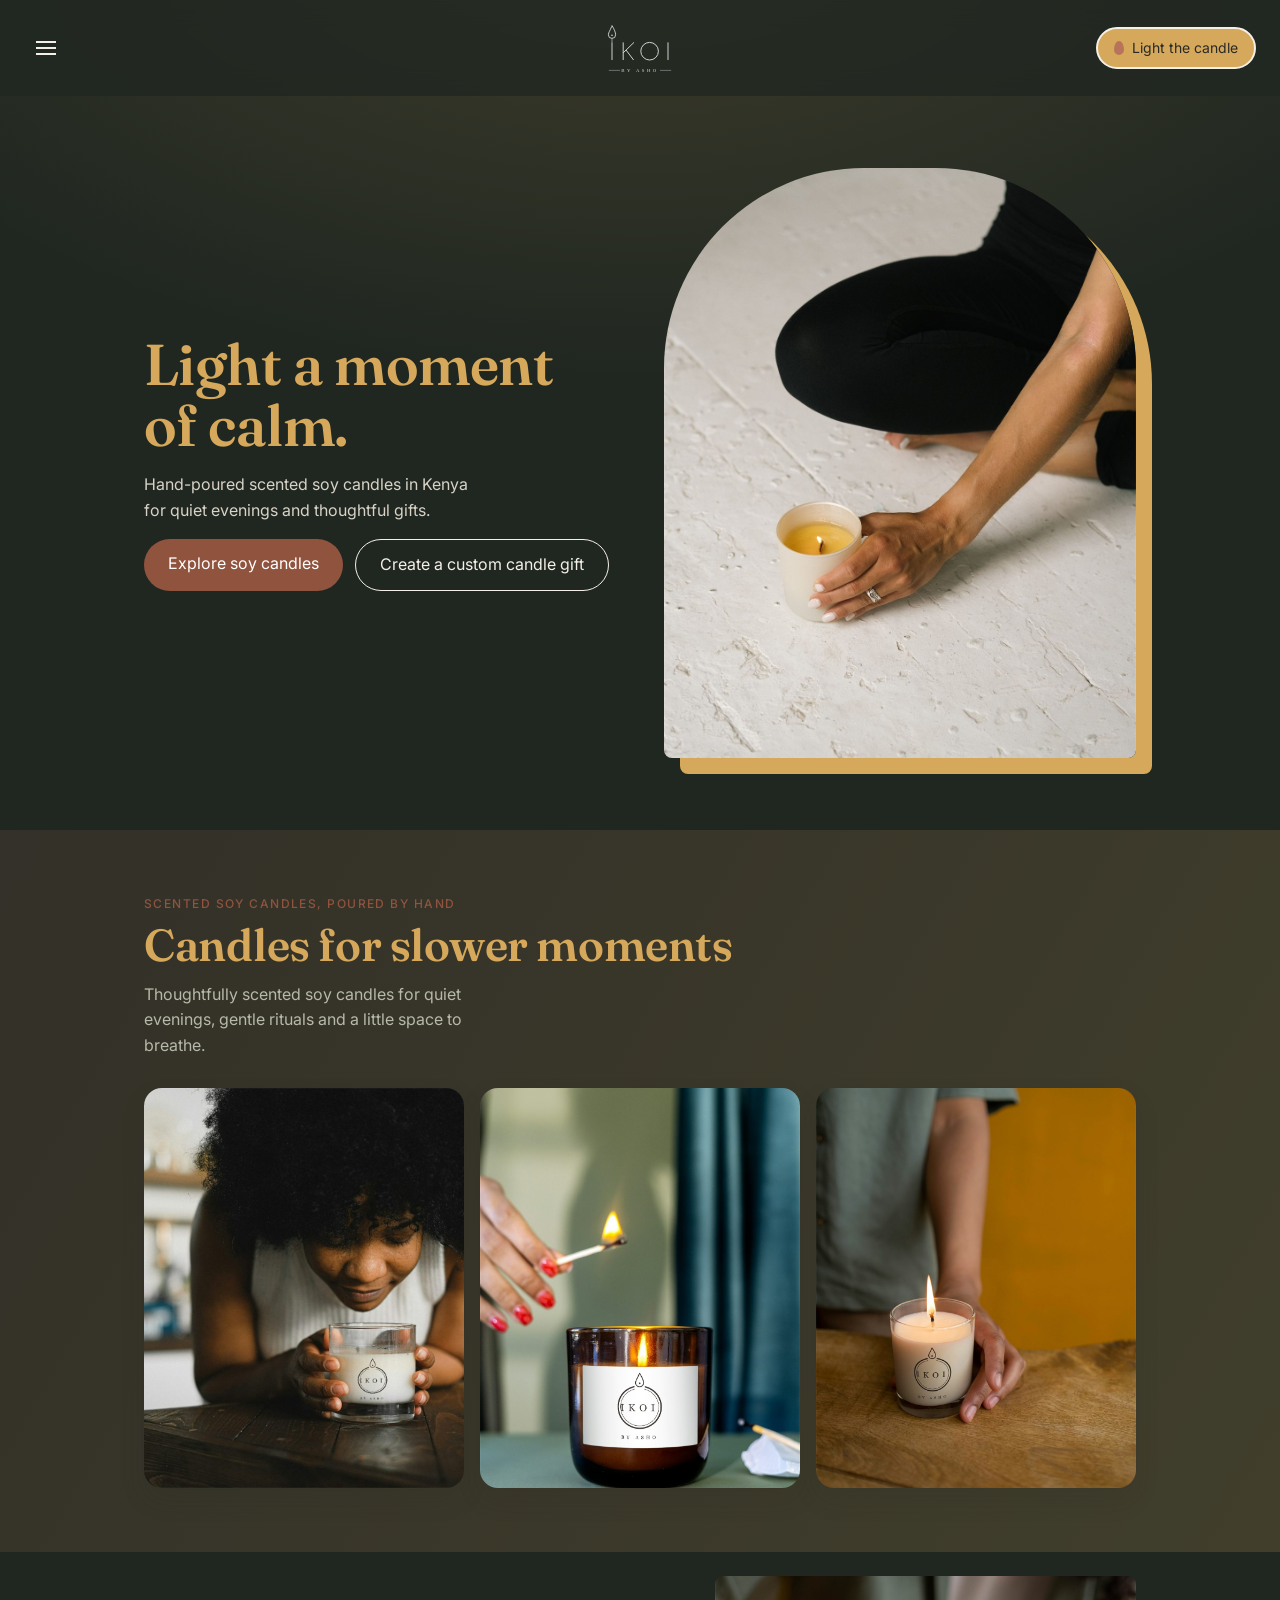
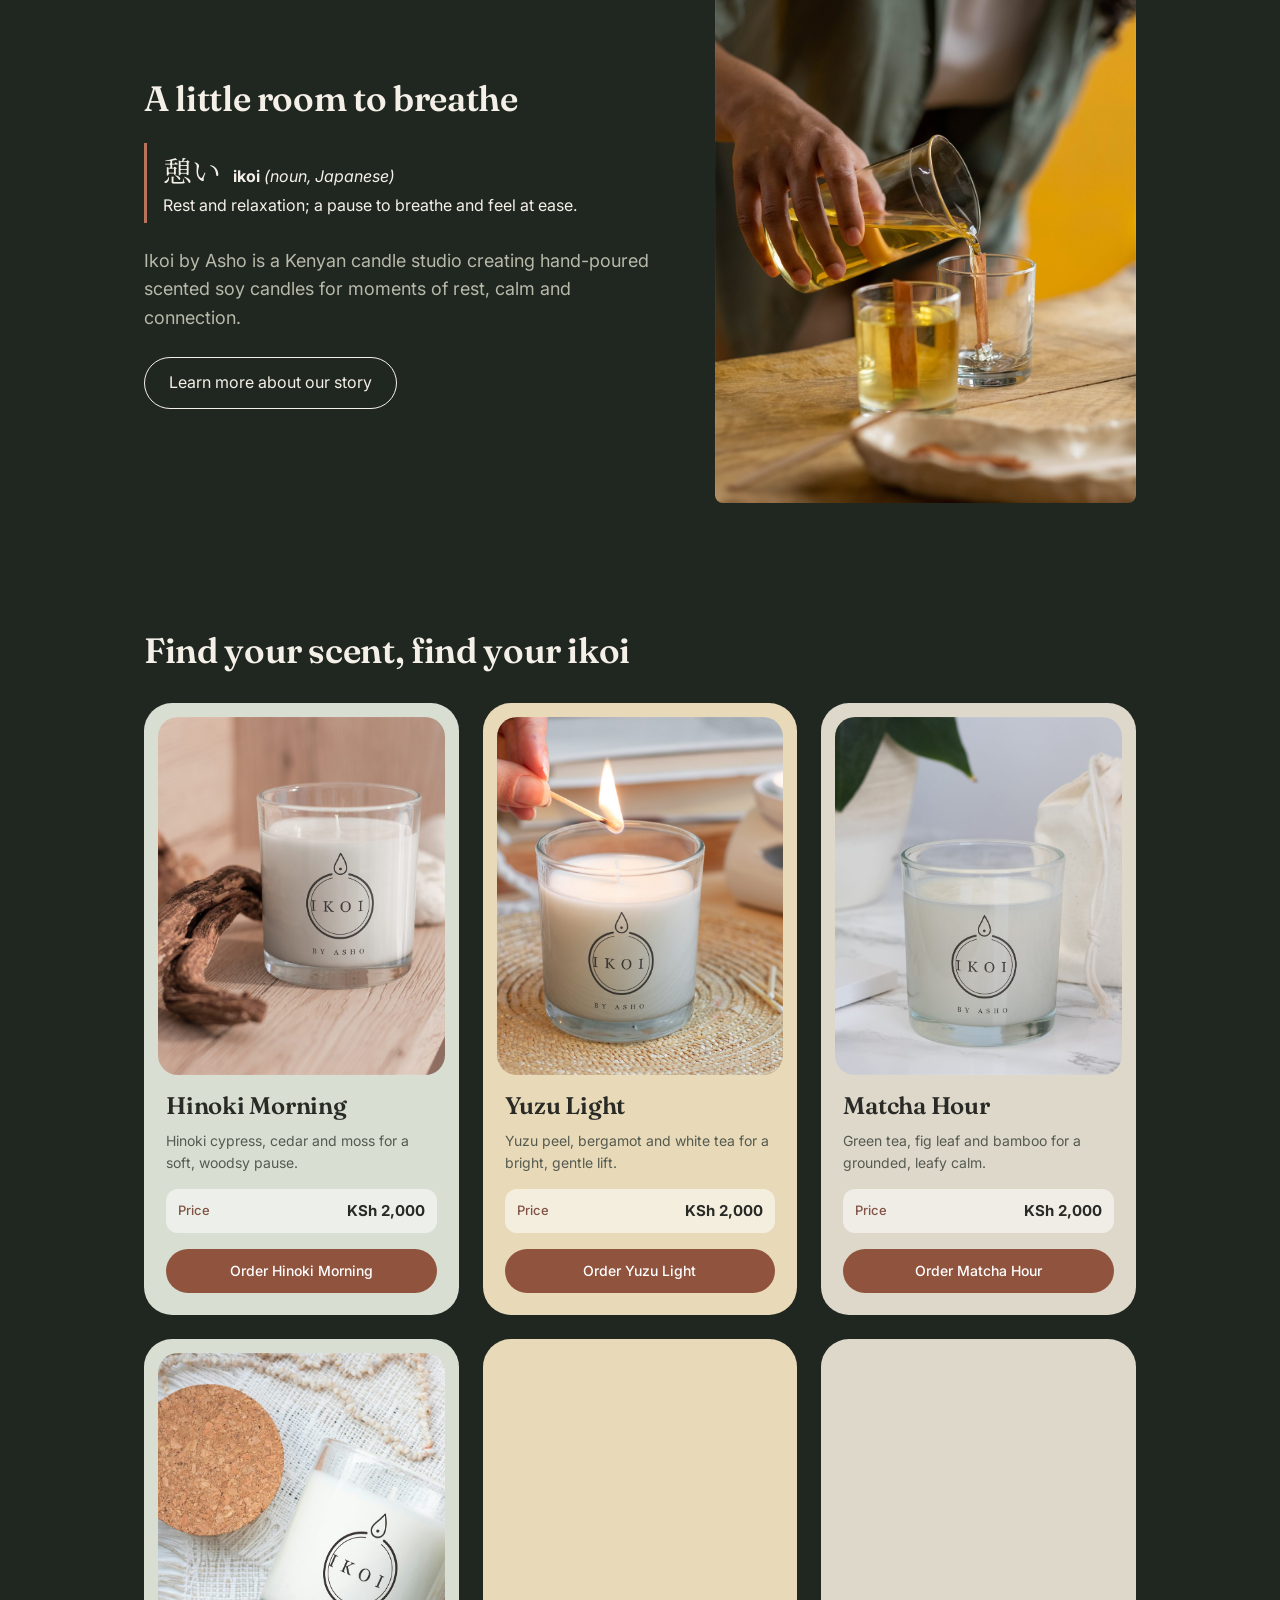
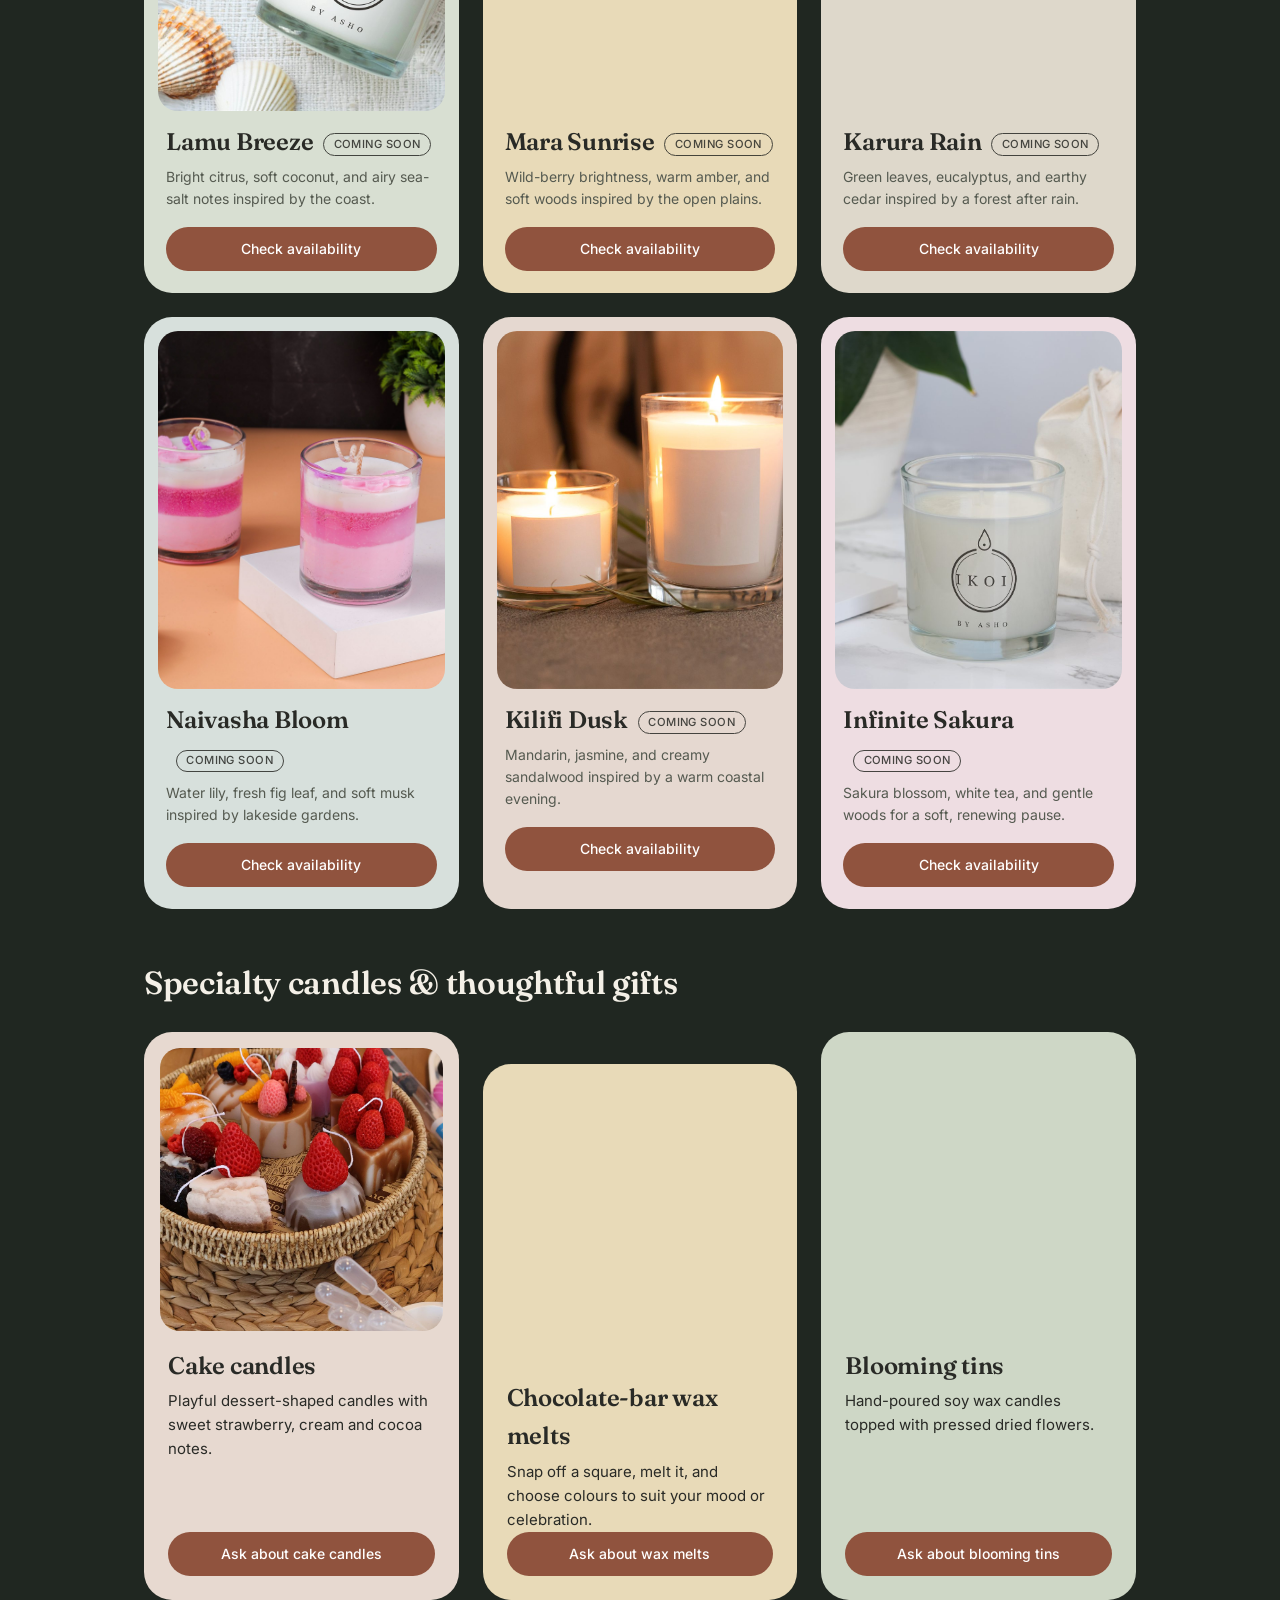
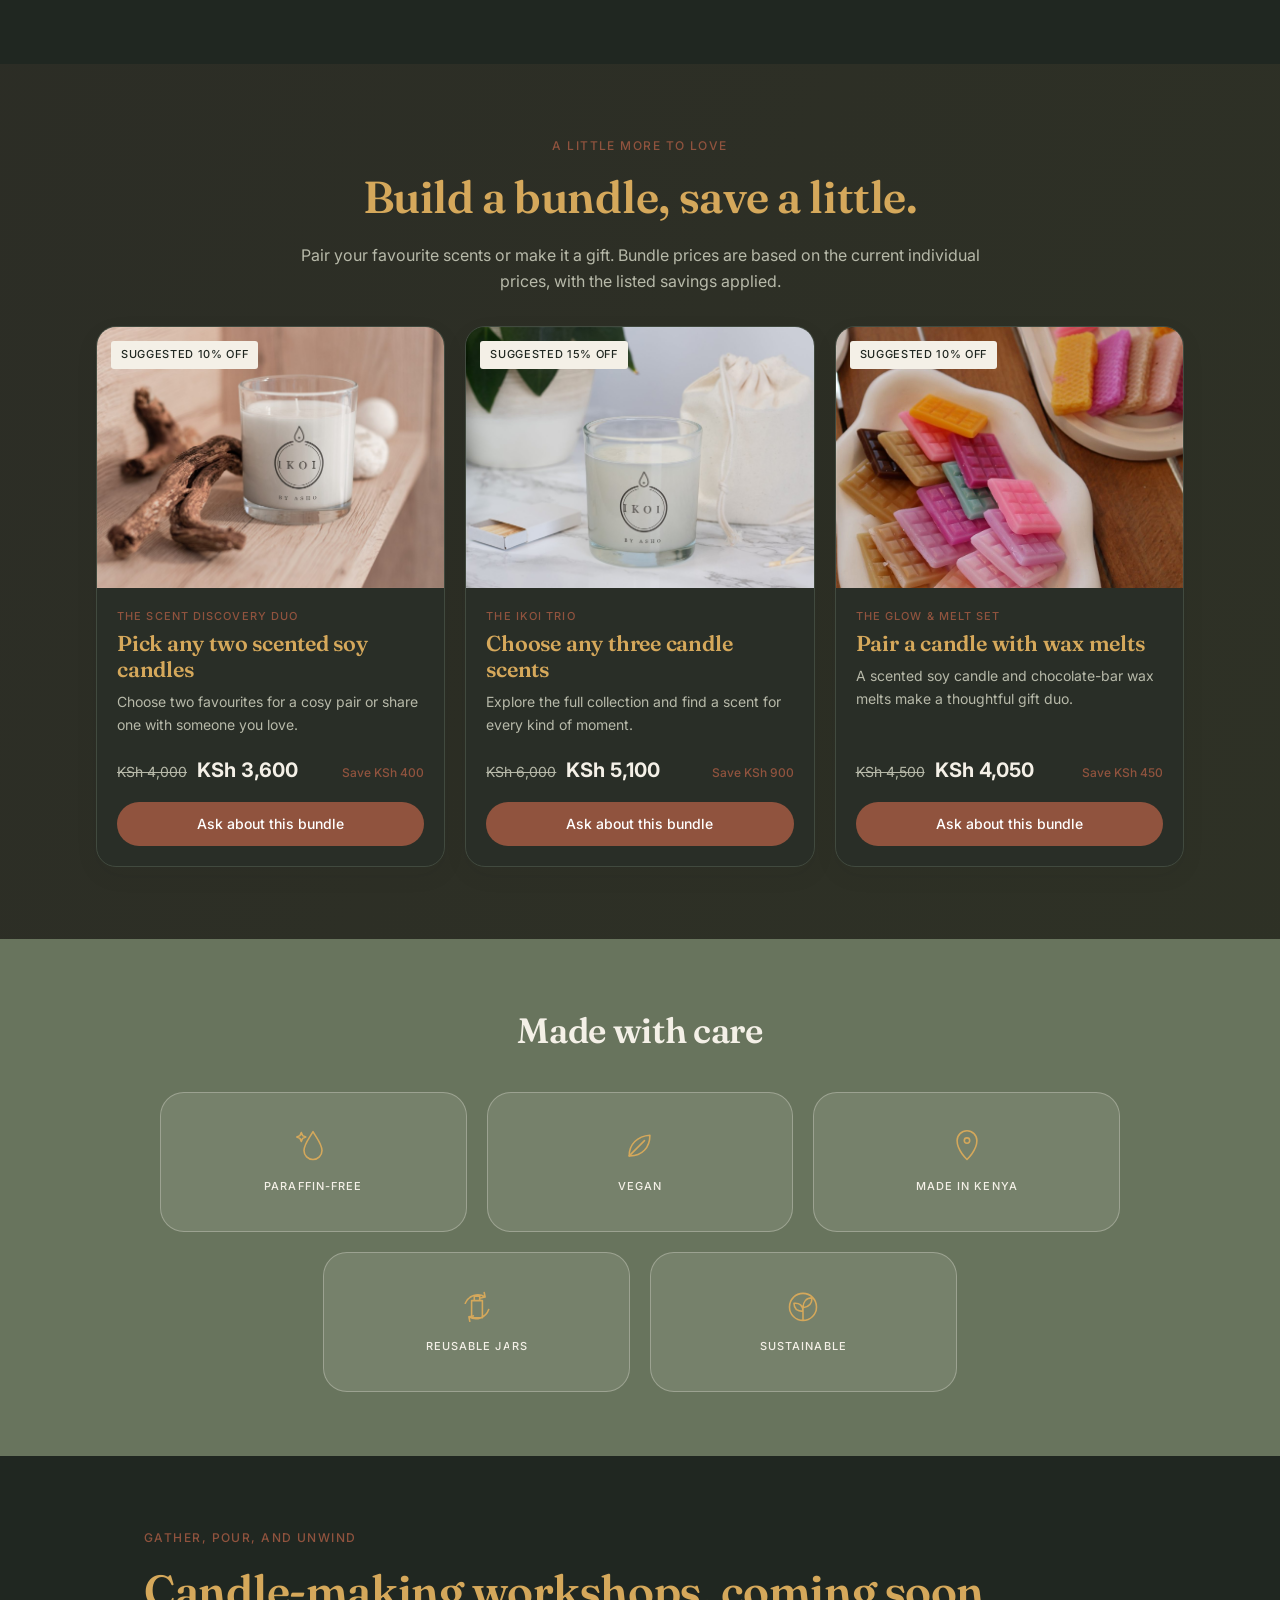
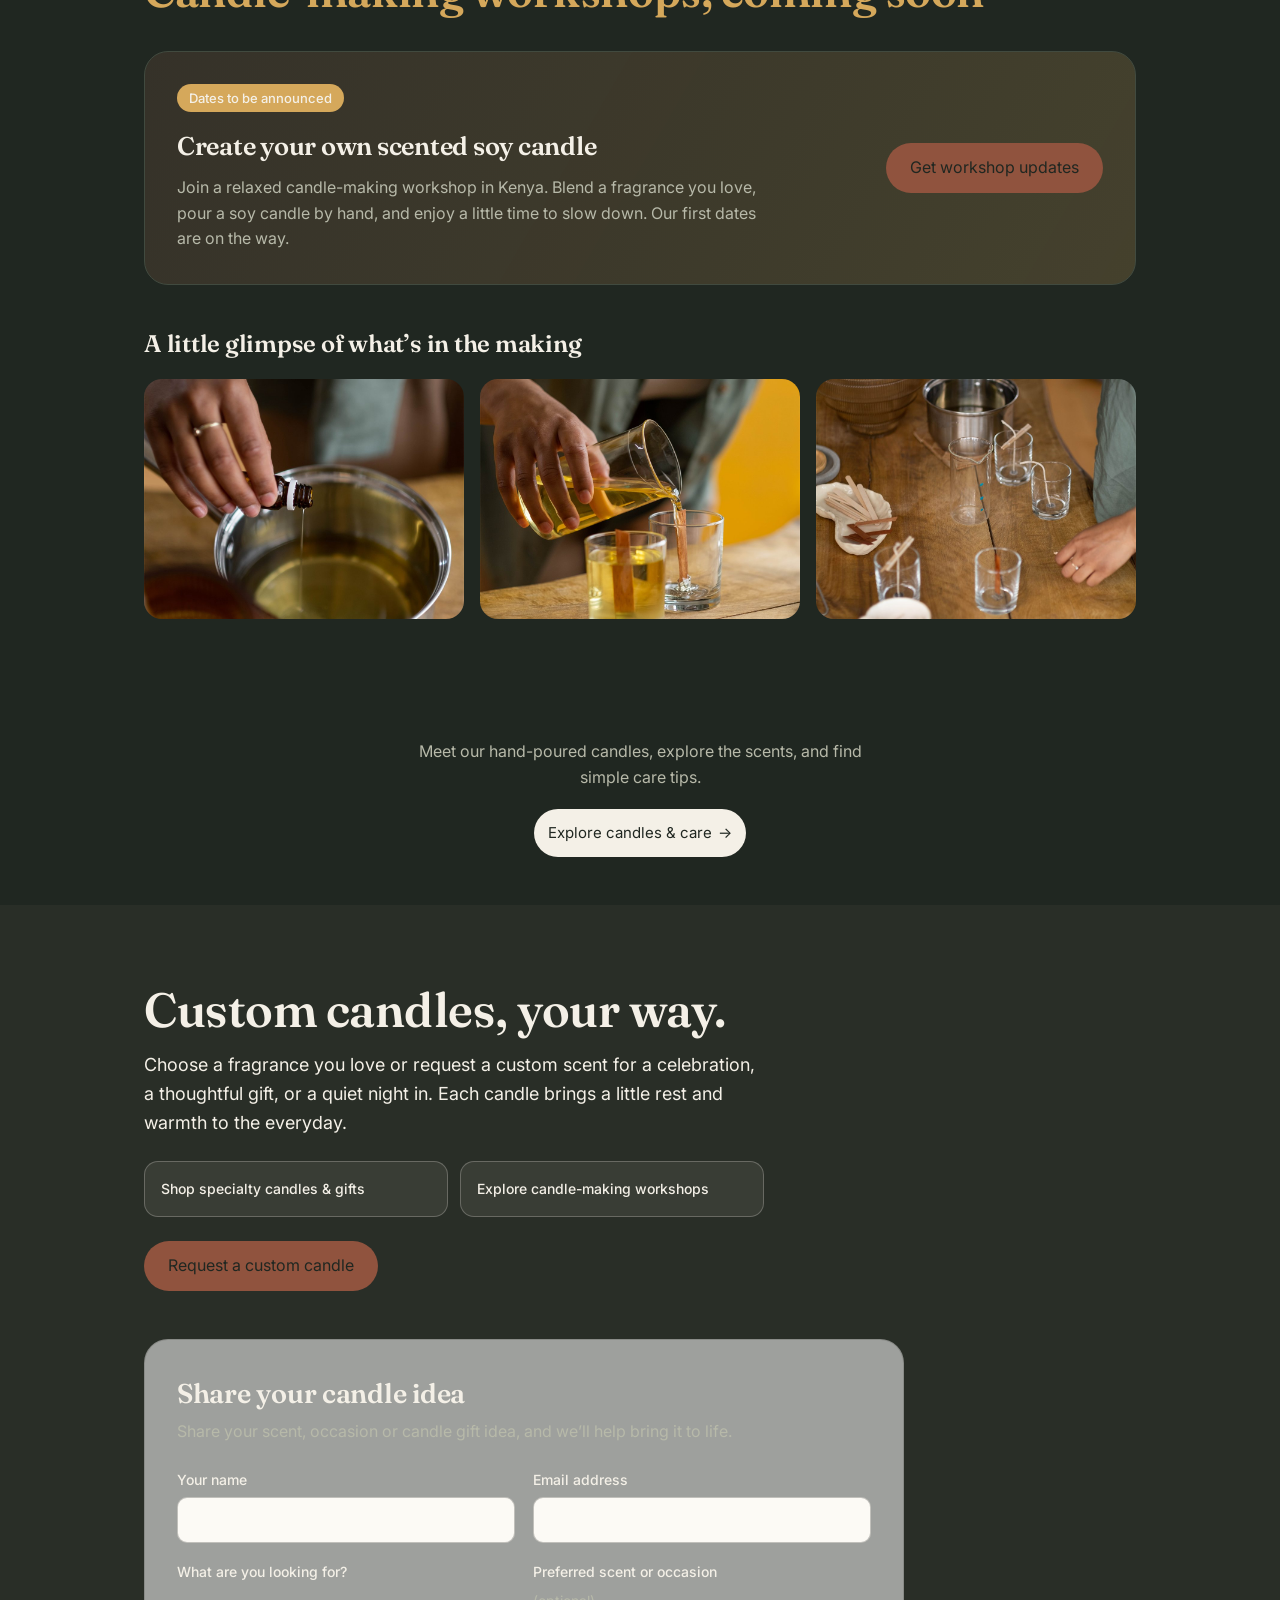
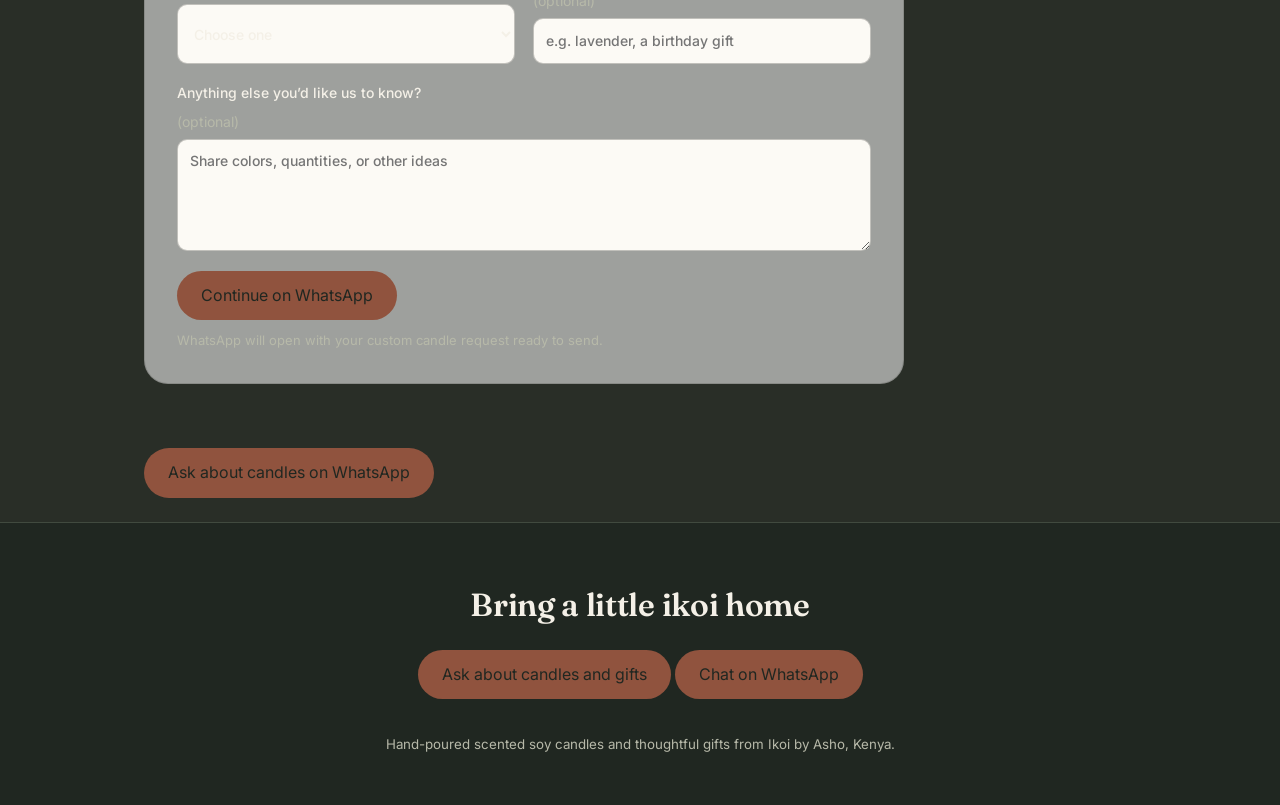
<file: index.html>
<!DOCTYPE html>
<html lang="en">
<head>
  <meta charset="utf-8">
  <meta name="viewport" content="width=device-width, initial-scale=1">
  <title>Ikoi by Asho | Scented Soy Candles &amp; Gifts in Kenya</title>
  <meta name="description" content="Discover hand-poured scented soy candles, custom scents and thoughtful candle gifts from Ikoi by Asho in Kenya—made for rest, warmth and ease.">
  <meta property="og:type" content="website">
  <meta property="og:title" content="Ikoi by Asho | Scented Soy Candles &amp; Gifts in Kenya">
  <meta property="og:image" content="https://ashogeeks.github.io/ikoi-by-asho-website/images/optimized/wellness-candle-2.jpg">
  <meta property="og:description" content="Hand-poured scented soy candles, custom scents and thoughtful gifts to bring a little rest and warmth to everyday life.">
  <link rel="stylesheet" href="https://fonts.googleapis.com/css2?family=Cormorant+Garamond:wght@500&family=Fraunces:wght@600&family=Inter:wght@400;500&family=Noto+Serif+JP:wght@500&display=swap">
  <link rel="icon" href="data:image/svg+xml,<svg xmlns=%22http://www.w3.org/2000/svg%22 viewBox=%220 0 100 100%22><text y=%22.9em%22 font-size=%2290%22>🕯️</text></svg>">
  <link rel="stylesheet" href="style.css">
</head>
<body>
  <header>
    <button class="menu-toggle" id="menu-toggle" type="button" aria-expanded="false" aria-controls="primary-navigation" aria-label="Open navigation menu">
      <span class="menu-icon" aria-hidden="true"></span>
    </button>
    <a class="logo logo-wordmark" href="#top" aria-label="Ikoi by Asho, home"><img src="Logo/ikoi-elegant-1-line-wordmark.svg" alt=""></a>
    <nav id="primary-navigation" aria-label="Main navigation">
      <a href="#collection">Shop all candles</a>
      <details class="nav-scent-group">
        <summary>Shop by scent</summary>
        <div class="nav-scent-list">
          <a href="#scent-hinoki-morning"><span>Hinoki Morning</span></a>
          <a href="#scent-yuzu-light"><span>Yuzu Light</span></a>
          <a href="#scent-matcha-hour"><span>Matcha Hour</span></a>
          <a href="#scent-lamu-breeze"><span>Lamu Breeze</span></a>
          <a href="#scent-mara-sunrise"><span>Mara Sunrise</span></a>
          <a href="#scent-karura-rain"><span>Karura Rain</span></a>
          <a href="#scent-naivasha-bloom"><span>Naivasha Bloom</span></a>
          <a href="#scent-kilifi-dusk"><span>Kilifi Dusk</span></a>
          <a href="#scent-infinite-sakura"><span>Infinite Sakura</span></a>
        </div>
      </details>
      <details class="nav-product-group">
        <summary>Shop by product</summary>
        <div class="nav-product-list">
          <a href="#cake-candles"><span>Cake candles<small>Price on request</small></span></a>
          <a href="#chocolate-bar-wax-melts"><span>Chocolate-bar wax melts<small>Price on request</small></span></a>
          <a href="#blooming-tins"><span>Blooming tins<small>Price on request</small></span></a>
        </div>
      </details>
      <a href="#bundles">Bundles &amp; discounts</a>
      <a href="about.html">Our story</a>
      <a href="#events">Candle workshops</a>
      <a href="candle-care.html">Candle care &amp; our candles</a>
      <a href="#playful">Custom candles</a>
      <a href="#contact">Contact</a>
    </nav>
    <button class="glow-toggle" id="glow" aria-pressed="false"><span>Light the candle</span></button>
  </header>
  <div class="menu-backdrop" id="menu-backdrop" aria-hidden="true"></div>

  <main id="top">
    <section class="hero wrap">
      <div>
        <h1>Light a moment of calm.</h1>
        <p>Hand-poured scented soy candles in Kenya for quiet evenings and thoughtful gifts.</p>
        <div class="actions">
          <a class="button" href="#collection">Explore soy candles</a>
          <a class="button ghost" href="#playful">Create a custom candle gift</a>
        </div>
      </div>
      <img src="images/optimized/wellness-candle-2.jpg" alt="A lit candle held during a quiet moment at home">
    </section>

    <section class="jar-showcase" aria-labelledby="jar-showcase-title">
      <div class="wrap jar-showcase-content">
        <div class="jar-showcase-copy">
          <p class="jar-kicker">Scented soy candles, poured by hand</p>
          <h2 id="jar-showcase-title">Candles for slower moments</h2>
          <p>Thoughtfully scented soy candles for quiet evenings, gentle rituals and a little space to breathe.</p>
        </div>
        <div class="jar-mockups">
          <figure class="jar-mockup">
            <img class="jar-mockup-photo" src="images/optimized/Mockups/branded-jar-1.jpg" alt="A woman holding an Ikoi candle at home" loading="lazy" decoding="async">
          </figure>
          <figure class="jar-mockup">
            <img class="jar-mockup-photo" src="images/optimized/Mockups/branded-jar-2.jpg" alt="A branded amber Ikoi candle being lit" loading="lazy" decoding="async">
          </figure>
          <figure class="jar-mockup">
            <img class="jar-mockup-photo" src="images/optimized/Mockups/branded-jar-5.jpg" alt="A person holding a branded Ikoi candle" loading="lazy" decoding="async">
          </figure>
        </div>
      </div>
    </section>

    <section class="story wrap">
      <div>
      <h2>A little room to breathe</h2>
      <p class="meaning"><span class="kanji" lang="ja">憩い</span> <strong>ikoi</strong> <em>(noun, Japanese)</em><br>Rest and relaxation; a pause to breathe and feel at ease.</p>
      <p>Ikoi by Asho is a Kenyan candle studio creating hand-poured scented soy candles for moments of rest, calm and connection.</p>
      <a class="button ghost" href="about.html">Learn more about our story</a>
      </div>
      <img src="images/optimized/candle-making-2.jpg" alt="Warm wax being poured into a candle jar by hand">
    </section>

    <section id="collection" class="collection wrap">
      <h2>Find your scent, find your ikoi</h2>
      <div class="cards scent-collection">
        <article class="card" id="scent-hinoki-morning">
          <img src="images/optimized/Mockups/branded-jar-7.jpg" alt="A branded Ikoi candle on a warm wooden surface" loading="lazy" decoding="async">
          <h3>Hinoki Morning</h3>
          <p>Hinoki cypress, cedar and moss for a soft, woodsy pause.</p>
          <p class="price-row"><span>Price</span><strong>KSh 2,000</strong></p>
          <a class="bundle-order" href="https://wa.me/254727720317?text=Hi%20Ikoi%2C%20I%27d%20like%20to%20order%20Hinoki%20Morning.">Order Hinoki Morning</a>
        </article>
        <article class="card" id="scent-yuzu-light">
          <img src="images/optimized/Mockups/branded-jar-3.jpg" alt="A branded Ikoi candle being lit with a match" loading="lazy" decoding="async">
          <h3>Yuzu Light</h3>
          <p>Yuzu peel, bergamot and white tea for a bright, gentle lift.</p>
          <p class="price-row"><span>Price</span><strong>KSh 2,000</strong></p>
          <a class="bundle-order" href="https://wa.me/254727720317?text=Hi%20Ikoi%2C%20I%27d%20like%20to%20order%20Yuzu%20Light.">Order Yuzu Light</a>
        </article>
        <article class="card" id="scent-matcha-hour">
          <img src="images/optimized/Mockups/branded-jar-8.jpg" alt="A branded Ikoi candle beside a plant and linen pouch" loading="lazy" decoding="async">
          <h3>Matcha Hour</h3>
          <p>Green tea, fig leaf and bamboo for a grounded, leafy calm.</p>
          <p class="price-row"><span>Price</span><strong>KSh 2,000</strong></p>
          <a class="bundle-order" href="https://wa.me/254727720317?text=Hi%20Ikoi%2C%20I%27d%20like%20to%20order%20Matcha%20Hour.">Order Matcha Hour</a>
        </article>
        <article class="card scent-future" id="scent-lamu-breeze">
          <img class="scent-idea-photo" src="images/optimized/branded-candle-3.jpg" alt="Ikoi candle styled with seashells" loading="lazy" decoding="async">
          <h3>Lamu Breeze</h3>
          <p>Bright citrus, soft coconut, and airy sea-salt notes inspired by the coast.</p>
          <p class="price-row"><span>Price</span><strong>KSh 2,000</strong></p>
          <a class="bundle-order" href="https://wa.me/254727720317?text=Hi%20Ikoi%2C%20I%27m%20interested%20in%20the%20Lamu%20Breeze%20scent.%20Please%20confirm%20availability.">Check availability</a>
        </article>
        <article class="card scent-future" id="scent-mara-sunrise">
          <img class="scent-idea-photo" src="images/optimized/scented-candle.jpg" alt="Ikoi candle box on a natural stone display" loading="lazy" decoding="async">
          <h3>Mara Sunrise</h3>
          <p>Wild-berry brightness, warm amber, and soft woods inspired by the open plains.</p>
          <p class="price-row"><span>Price</span><strong>KSh 2,000</strong></p>
          <a class="bundle-order" href="https://wa.me/254727720317?text=Hi%20Ikoi%2C%20I%27m%20interested%20in%20the%20Mara%20Sunrise%20scent.%20Please%20confirm%20availability.">Check availability</a>
        </article>
        <article class="card scent-future" id="scent-karura-rain">
          <img class="scent-idea-photo" src="images/optimized/scented-candle-2.jpg" alt="A branded candle in a soft, neutral setting" loading="lazy" decoding="async">
          <h3>Karura Rain</h3>
          <p>Green leaves, eucalyptus, and earthy cedar inspired by a forest after rain.</p>
          <p class="price-row"><span>Price</span><strong>KSh 2,000</strong></p>
          <a class="bundle-order" href="https://wa.me/254727720317?text=Hi%20Ikoi%2C%20I%27m%20interested%20in%20the%20Karura%20Rain%20scent.%20Please%20confirm%20availability.">Check availability</a>
        </article>
        <article class="card scent-future" id="scent-naivasha-bloom">
          <img class="scent-idea-photo" src="images/optimized/playful-candle-2.jpg" alt="Pink candles with floral details and green foliage" loading="lazy" decoding="async">
          <h3>Naivasha Bloom</h3>
          <p>Water lily, fresh fig leaf, and soft musk inspired by lakeside gardens.</p>
          <p class="price-row"><span>Price</span><strong>KSh 2,000</strong></p>
          <a class="bundle-order" href="https://wa.me/254727720317?text=Hi%20Ikoi%2C%20I%27m%20interested%20in%20the%20Naivasha%20Bloom%20scent.%20Please%20confirm%20availability.">Check availability</a>
        </article>
        <article class="card scent-future" id="scent-kilifi-dusk">
          <img class="scent-idea-photo" src="images/optimized/scented-candle-3.jpg" alt="Two softly glowing candles" loading="lazy" decoding="async">
          <h3>Kilifi Dusk</h3>
          <p>Mandarin, jasmine, and creamy sandalwood inspired by a warm coastal evening.</p>
          <p class="price-row"><span>Price</span><strong>KSh 2,000</strong></p>
          <a class="bundle-order" href="https://wa.me/254727720317?text=Hi%20Ikoi%2C%20I%27m%20interested%20in%20the%20Kilifi%20Dusk%20scent.%20Please%20confirm%20availability.">Check availability</a>
        </article>
        <article class="card scent-future" id="scent-infinite-sakura">
          <img class="scent-idea-photo" src="images/optimized/Mockups/branded-jar-8.jpg" alt="Ikoi branded candle jar" loading="lazy" decoding="async">
          <h3>Infinite Sakura</h3>
          <p>Sakura blossom, white tea, and gentle woods for a soft, renewing pause.</p>
          <p class="price-row"><span>Price</span><strong>KSh 2,000</strong></p>
          <a class="bundle-order" href="https://wa.me/254727720317?text=Hi%20Ikoi%2C%20I%27m%20interested%20in%20the%20Infinite%20Sakura%20scent.%20Please%20confirm%20availability.">Check availability</a>
        </article>
      </div>

      <h2 class="varieties-title" id="varieties">Specialty candles &amp; thoughtful gifts</h2>
      <div class="treats">
        <article class="treat" id="cake-candles">
          <img src="images/optimized/candle-12.jpg" alt="Strawberry and cake-shaped candles in a basket" loading="lazy" decoding="async">
          <h3>Cake candles</h3>
          <p>Playful dessert-shaped candles with sweet strawberry, cream and cocoa notes.</p>
          <a class="bundle-order" href="https://wa.me/254727720317?text=Hi%20Ikoi%2C%20I%27m%20interested%20in%20cake%20candles.%20Please%20share%20the%20available%20options%20and%20prices.">Ask about cake candles</a>
        </article>
        <article class="treat" id="chocolate-bar-wax-melts">
          <img src="images/optimized/candle-13.jpg" alt="Chocolate-bar shaped wax melts on a dish" loading="lazy" decoding="async">
          <h3>Chocolate-bar wax melts</h3>
          <p>Snap off a square, melt it, and choose colours to suit your mood or celebration.</p>
          <a class="bundle-order" href="https://wa.me/254727720317?text=Hi%20Ikoi%2C%20I%27d%20like%20to%20order%20the%20chocolate-bar%20wax%20melt%20bundle.">Ask about wax melts</a>
        </article>
        <article class="treat" id="blooming-tins">
          <img src="images/optimized/candle-5.jpg" alt="Tin candles topped with dried flowers" loading="lazy" decoding="async">
          <h3>Blooming tins</h3>
          <p>Hand-poured soy wax candles topped with pressed dried flowers.</p>
          <a class="bundle-order" href="https://wa.me/254727720317?text=Hi%20Ikoi%2C%20I%27m%20interested%20in%20blooming%20tins.%20Please%20share%20the%20available%20options%20and%20prices.">Ask about blooming tins</a>
        </article>
      </div>
    </section>

    <section id="bundles" class="bundle-section" aria-labelledby="bundle-title">
      <div class="bundle-inner">
        <p class="bundle-kicker">A little more to love</p>
        <h2 id="bundle-title">Build a bundle, save a little.</h2>
        <p class="bundle-intro">Pair your favourite scents or make it a gift. Bundle prices are based on the current individual prices, with the listed savings applied.</p>
        <div class="bundle-grid">
          <article class="bundle-card">
            <div class="bundle-image">
              <img src="images/optimized/Mockups/branded-jar-7.jpg" alt="An Ikoi scented soy candle for a two-candle bundle" loading="lazy" decoding="async">
              <span class="bundle-badge">Suggested 10% off</span>
            </div>
            <div class="bundle-card-content">
              <p class="bundle-label">The scent discovery duo</p>
              <h3>Pick any two scented soy candles</h3>
              <p>Choose two favourites for a cosy pair or share one with someone you love.</p>
              <p class="bundle-price"><span class="bundle-was">KSh 4,000</span><strong>KSh 3,600</strong><span class="bundle-save">Save KSh 400</span></p>
              <a class="bundle-order" href="https://wa.me/254727720317?text=Hi%20Ikoi%2C%20I%27m%20interested%20in%20the%20Scent%20Discovery%20Duo.%20Please%20confirm%20availability%20and%20final%20bundle%20price.">Ask about this bundle</a>
            </div>
          </article>
          <article class="bundle-card">
            <div class="bundle-image">
              <img src="images/optimized/Mockups/branded-jar-8.jpg" alt="An Ikoi candle in a leafy setting for a three-candle bundle" loading="lazy" decoding="async">
              <span class="bundle-badge">Suggested 15% off</span>
            </div>
            <div class="bundle-card-content">
              <p class="bundle-label">The Ikoi trio</p>
              <h3>Choose any three candle scents</h3>
              <p>Explore the full collection and find a scent for every kind of moment.</p>
              <p class="bundle-price"><span class="bundle-was">KSh 6,000</span><strong>KSh 5,100</strong><span class="bundle-save">Save KSh 900</span></p>
              <a class="bundle-order" href="https://wa.me/254727720317?text=Hi%20Ikoi%2C%20I%27m%20interested%20in%20the%20Ikoi%20Trio.%20Please%20confirm%20availability%20and%20final%20bundle%20price.">Ask about this bundle</a>
            </div>
          </article>
          <article class="bundle-card">
            <div class="bundle-image">
              <img src="images/optimized/candle-13.jpg" alt="Chocolate-bar shaped wax melts for a candle and wax-melt gift set" loading="lazy" decoding="async">
              <span class="bundle-badge">Suggested 10% off</span>
            </div>
            <div class="bundle-card-content">
              <p class="bundle-label">The glow &amp; melt set</p>
              <h3>Pair a candle with wax melts</h3>
              <p>A scented soy candle and chocolate-bar wax melts make a thoughtful gift duo.</p>
              <p class="bundle-price"><span class="bundle-was">KSh 4,500</span><strong>KSh 4,050</strong><span class="bundle-save">Save KSh 450</span></p>
              <a class="bundle-order" href="https://wa.me/254727720317?text=Hi%20Ikoi%2C%20I%27m%20interested%20in%20the%20Glow%20and%20Melt%20Set.%20Please%20confirm%20availability%20and%20final%20bundle%20price.">Ask about this bundle</a>
            </div>
          </article>
        </div>
      </div>
    </section>

    <section id="craft" class="craft">
      <h2>Made with care</h2>
      <ul class="craft-values">
        <li>
          <svg viewBox="0 0 40 40" aria-hidden="true" focusable="false"><path d="M20 4c-4 7-10 14-10 21a10 10 0 0 0 20 0c0-7-6-14-10-21Z"/><path d="m7 5 1.5 3.5L12 10l-3.5 1.5L7 15l-1.5-3.5L2 10l3.5-1.5L7 5Z"/></svg>
          <span>Paraffin-free</span>
        </li>
        <li>
          <svg viewBox="0 0 40 40" aria-hidden="true" focusable="false"><path d="M8 31C8 18 17 9 31 8c0 14-9 23-22 23Z"/><path d="M8 31 25 14"/></svg>
          <span>Vegan</span>
        </li>
        <li>
          <svg viewBox="0 0 40 40" aria-hidden="true" focusable="false"><path d="M20 35s11-10 11-21a11 11 0 1 0-22 0c0 11 11 21 11 21Z"/><circle cx="20" cy="14" r="3"/></svg>
          <span>Made in Kenya</span>
        </li>
        <li>
          <svg viewBox="0 0 40 40" aria-hidden="true" focusable="false"><path d="M14 14h12v19H14zM17 14V9h6v5M7 17a15 15 0 0 1 22-7M29 10l-1-5M29 10l-5 1M33 24a15 15 0 0 1-22 8M11 32l1 5M11 32l5-1"/></svg>
          <span>Reusable jars</span>
        </li>
        <li>
          <svg viewBox="0 0 40 40" aria-hidden="true" focusable="false"><circle cx="20" cy="21" r="15"/><path d="M20 35V20M20 26c-7 0-10-4-10-9 6-.5 10 2 10 9ZM20 22c0-7 4-11 10-11 0 6-3 10-10 11Z"/></svg>
          <span>Sustainable</span>
        </li>
      </ul>
    </section>

    <section id="events" class="events wrap">
      <p class="events-kicker">Gather, pour, and unwind</p>
      <h2>Candle-making workshops, coming soon</h2>
      <article class="event-card">
        <div>
          <span class="event-status">Dates to be announced</span>
          <h3>Create your own scented soy candle</h3>
          <p>Join a relaxed candle-making workshop in Kenya. Blend a fragrance you love, pour a soy candle by hand, and enjoy a little time to slow down. Our first dates are on the way.</p>
        </div>
        <a class="button" href="mailto:ikoibyasho@gmail.com?subject=Keep%20me%20updated%20about%20candle-making%20workshops">Get workshop updates</a>
      </article>
      <h3 class="event-gallery-title">A little glimpse of what’s in the making</h3>
      <div class="event-gallery">
        <img src="images/optimized/candle-making-1.jpg" alt="Fragrance being blended into warm candle wax">
        <img src="images/optimized/candle-making-2.jpg" alt="Candle wax being poured into a glass vessel">
        <img src="images/optimized/candle-making-3.jpg" alt="A bright table set up for a candle-making session">
      </div>
    </section>

    <section class="candle-care-link wrap" aria-label="Candle care information">
      <p>Meet our hand-poured candles, explore the scents, and find simple care tips.</p>
      <a class="button candle-care-cta" href="candle-care.html">Explore candles &amp; care <span aria-hidden="true">→</span></a>
    </section>

    <section id="playful" class="play">
      <div class="wrap">
        <div class="play-intro">
          <h2>Custom candles, your way.</h2>
          <p>Choose a fragrance you love or request a custom scent for a celebration, a thoughtful gift, or a quiet night in. Each candle brings a little rest and warmth to the everyday.</p>
          <div class="play-links" aria-label="Explore more candle experiences">
            <a href="#varieties">Shop specialty candles &amp; gifts</a>
            <a href="#events">Explore candle-making workshops</a>
          </div>
          <a class="button" href="#custom-request">Request a custom candle</a>
        </div>

        <form class="custom-request" id="custom-request" aria-labelledby="custom-request-title">
          <h3 id="custom-request-title">Share your candle idea</h3>
          <p>Share your scent, occasion or candle gift idea, and we’ll help bring it to life.</p>
          <div class="custom-request-fields">
            <label>
              Your name
              <input type="text" name="name" autocomplete="name" required>
            </label>
            <label>
              Email address
              <input type="email" name="email" autocomplete="email" required>
            </label>
            <label>
              What are you looking for?
              <select name="candle" required>
                <option value="">Choose one</option>
                <option>Custom scented soy candle</option>
                <option>Handmade candle gift</option>
                <option>Cake candle</option>
                <option>Blooming tin</option>
                <option>Something else</option>
              </select>
            </label>
            <label>
              Preferred scent or occasion <span class="optional">(optional)</span>
              <input type="text" name="scent" placeholder="e.g. lavender, a birthday gift">
            </label>
            <label class="custom-request-notes">
              Anything else you’d like us to know? <span class="optional">(optional)</span>
              <textarea name="details" rows="4" placeholder="Share colors, quantities, or other ideas"></textarea>
            </label>
          </div>
          <button class="button" type="submit">Continue on WhatsApp</button>
          <p class="form-note">WhatsApp will open with your custom candle request ready to send.</p>
        </form>
        <p><a class="button" href="https://wa.me/254727720317">Ask about candles on WhatsApp</a></p>
       </div>
    </section>
  </main>

  <footer id="contact">
    <h2>Bring a little ikoi home</h2>
    <a class="button" href="mailto:ikoibyasho@gmail.com">Ask about candles and gifts</a> <a class="button" href="https://wa.me/254727720317">Chat on WhatsApp</a>
    <p><small>Hand-poured scented soy candles and thoughtful gifts from Ikoi by Asho, Kenya.</small></p>
  </footer>
<dialog id="lightbox"><img alt=""></dialog>
  <script>
    const btn=document.getElementById('glow');
    function set(lit){document.body.classList.toggle('lit',lit);document.body.classList.toggle('glow',!lit);btn.setAttribute('aria-pressed',lit);btn.firstChild.textContent=lit?'Blow it out':'Light the candle';try{localStorage.setItem('candle-lit',lit?'1':'0')}catch(e){}}
    let candleLit=false;
    try{candleLit=localStorage.getItem('candle-lit')==='1'}catch(e){}
    set(candleLit);
    btn.onclick=()=>set(!document.body.classList.contains('lit'));
    const customForm=document.getElementById('custom-request');
    customForm.addEventListener('submit',event=>{
      event.preventDefault();
      const fields=new FormData(customForm);
      const body=[...fields.entries()].map(([name,value])=>`${name}: ${value}`).join('\n');
      window.location.href='https://wa.me/254727720317?text='+encodeURIComponent('Hi Ikoi, I would like to request a custom candle. '+body);
    });
    const lb=document.getElementById('lightbox'),lbi=lb.querySelector('img');
    document.querySelectorAll('.event-gallery img,.treat img,.card img').forEach(i=>{
      i.tabIndex=0;i.style.cursor='zoom-in';
      const open=()=>{lbi.src=i.src;lbi.alt=i.alt;lb.showModal()};
      i.addEventListener('click',open);
      i.addEventListener('keydown',e=>{if(e.key==='Enter')open()});
    });
    lb.addEventListener('click',()=>lb.close());
    const header=document.querySelector('header');
    const menuToggle=document.getElementById('menu-toggle');
    const primaryNavigation=document.getElementById('primary-navigation');
    function closeNavigation(restoreFocus=false){
      header.classList.remove('is-menu-open');
      document.body.classList.remove('menu-open');
      menuToggle.setAttribute('aria-expanded','false');
      menuToggle.setAttribute('aria-label','Open navigation menu');
      if(restoreFocus)menuToggle.focus();
    }
    const menuBackdrop=document.getElementById('menu-backdrop');
    menuBackdrop.addEventListener('click',()=>closeNavigation(true));
    menuToggle.addEventListener('click',()=>{
      const isOpen=menuToggle.getAttribute('aria-expanded')==='true';
      if(isOpen)closeNavigation(true);
      else{
        header.classList.add('is-menu-open');
        document.body.classList.add('menu-open');
        menuToggle.setAttribute('aria-expanded','true');
        menuToggle.setAttribute('aria-label','Close navigation menu');
        primaryNavigation.querySelector('a,summary').focus({preventScroll:true});
      }
    });
    primaryNavigation.addEventListener('click',event=>{
      if(event.target.closest('a'))closeNavigation();
    });
    document.addEventListener('keydown',event=>{
      if(event.key==='Escape'&&menuToggle.getAttribute('aria-expanded')==='true')closeNavigation(true);
    });
    const navTargets=[...header.querySelectorAll('nav a[href^="#"]')].map(link=>({link,target:document.querySelector(link.hash)})).filter(item=>item.target);
    let navUpdatePending=false;
    let previousScrollY=window.scrollY;
    function updateNavigation(){
      const currentScrollY=window.scrollY;
      if(header.classList.contains('is-menu-open')){
        previousScrollY=currentScrollY;
        return;
      }
      header.classList.toggle('is-scrolled',currentScrollY>24);
      if(currentScrollY<=24)header.classList.remove('is-hidden');
      else if(currentScrollY>previousScrollY+4){
        header.classList.add('is-hidden');
        closeNavigation();
      }
      else if(currentScrollY<previousScrollY-4)header.classList.remove('is-hidden');
      previousScrollY=currentScrollY;
      const activeLine=header.offsetHeight+24;
      let activeTarget=null;
      navTargets.forEach(item=>{
        if(item.target.getBoundingClientRect().top<=activeLine)activeTarget=item.target;
      });
      if(Math.ceil(window.scrollY+window.innerHeight)>=document.documentElement.scrollHeight-1)activeTarget=navTargets[navTargets.length-1].target;
      navTargets.forEach(item=>{
        if(item.target===activeTarget)item.link.setAttribute('aria-current','location');
        else item.link.removeAttribute('aria-current');
      });
    }
    window.addEventListener('scroll',()=>{
      if(navUpdatePending)return;
      navUpdatePending=true;
      requestAnimationFrame(()=>{
        updateNavigation();
        navUpdatePending=false;
      });
    },{passive:true});
    window.addEventListener('resize',updateNavigation);
    updateNavigation();
  </script>
</body>
</html>
</file>
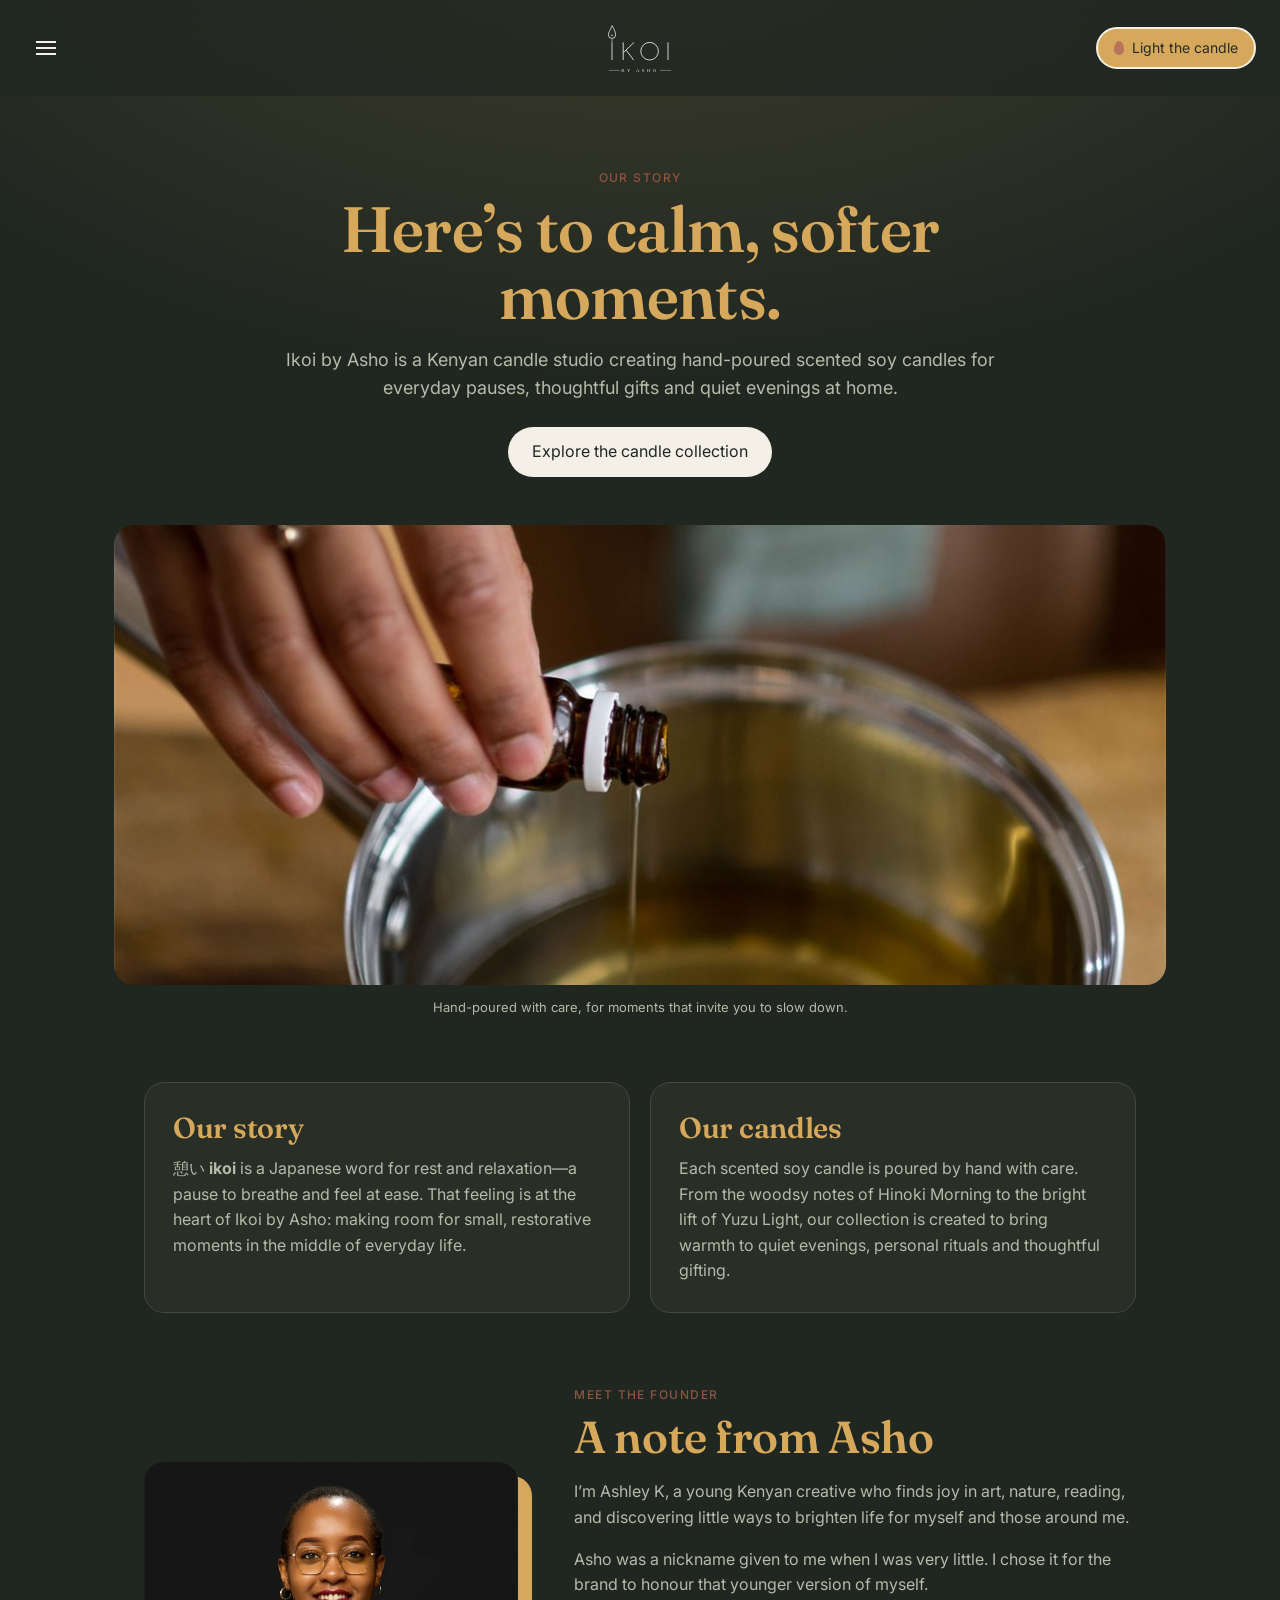
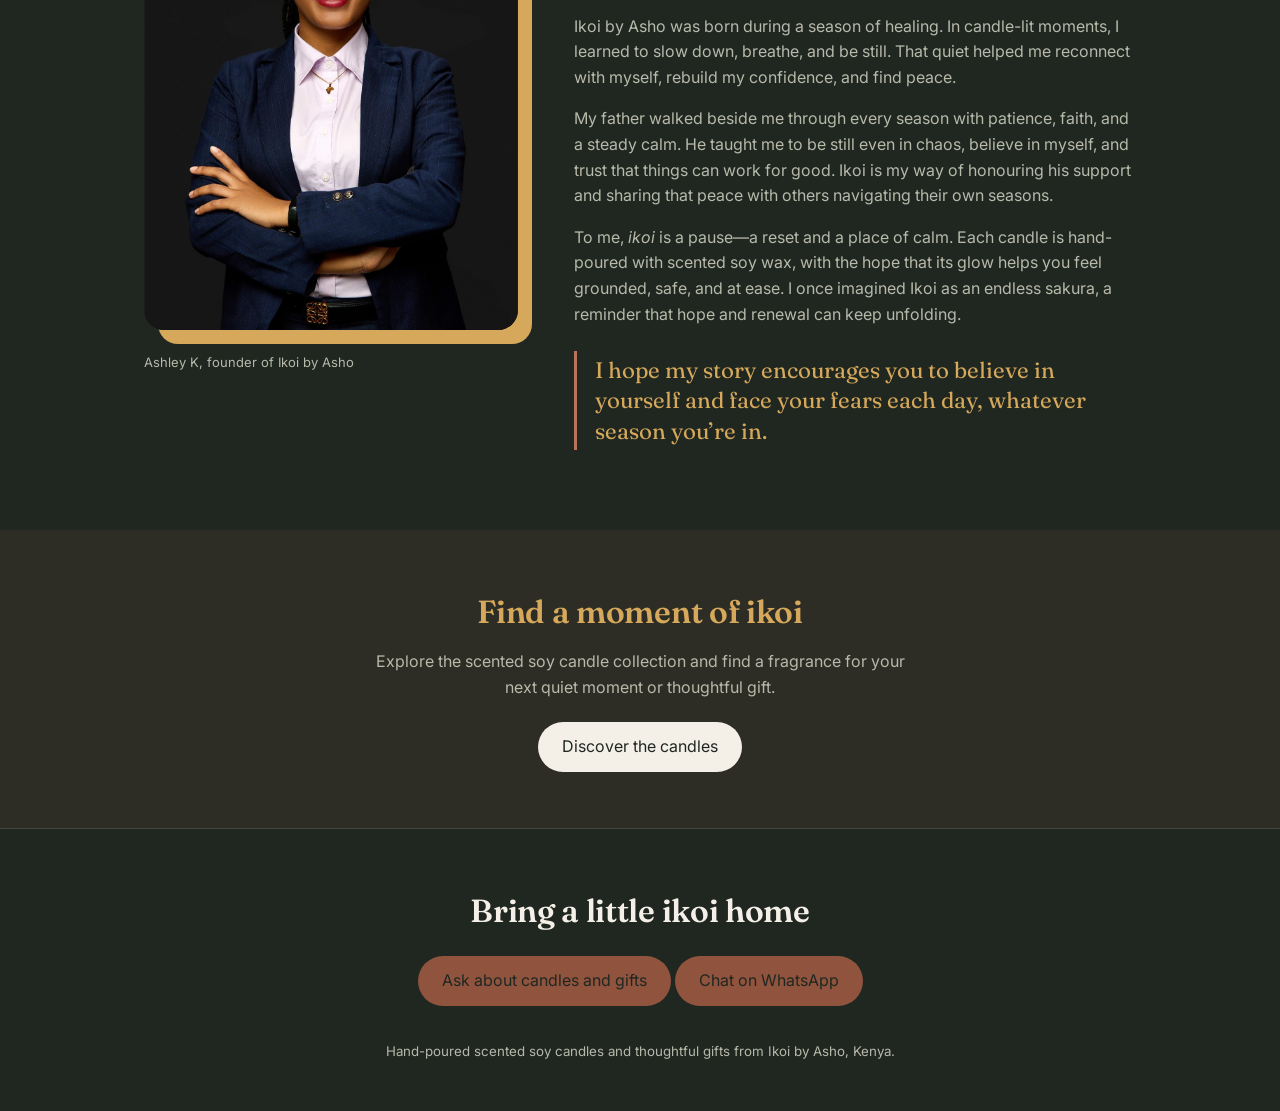
<file: about.html>
<!DOCTYPE html>
<html lang="en">
<head>
  <meta charset="utf-8">
  <meta name="viewport" content="width=device-width, initial-scale=1">
  <title>Our Story | Ikoi by Asho</title>
  <meta name="description" content="Discover the meaning of ikoi and the inspiration behind Ikoi by Asho, a Kenyan candle studio creating hand-poured scented soy candles.">
  <meta property="og:type" content="website">
  <meta property="og:title" content="Our Story | Ikoi by Asho">
  <meta property="og:image" content="https://ashogeeks.github.io/ikoi-by-asho-website/images/optimized/candle-making-1.jpg">
  <meta property="og:description" content="A little room to breathe: learn about the meaning of ikoi and our hand-poured scented soy candles.">
  <link rel="stylesheet" href="https://fonts.googleapis.com/css2?family=Cormorant+Garamond:wght@500&family=Fraunces:wght@600&family=Inter:wght@400;500&family=Noto+Serif+JP:wght@500&display=swap">
  <link rel="icon" href="data:image/svg+xml,<svg xmlns=%22http://www.w3.org/2000/svg%22 viewBox=%220 0 100 100%22><text y=%22.9em%22 font-size=%2290%22>🕯️</text></svg>">
  <link rel="stylesheet" href="style.css">
</head>
<body>
  <header>
    <button class="menu-toggle" id="menu-toggle" type="button" aria-expanded="false" aria-controls="primary-navigation" aria-label="Open navigation menu">
      <span class="menu-icon" aria-hidden="true"></span>
    </button>
    <a class="logo logo-wordmark" href="index.html#top" aria-label="Ikoi by Asho, home"><img src="Logo/ikoi-elegant-1-line-wordmark.svg" alt=""></a>
    <nav id="primary-navigation" aria-label="Main navigation">
      <a href="index.html#collection">Shop all candles</a>
      <details class="nav-scent-group">
        <summary>Shop by scent</summary>
        <div class="nav-scent-list">
          <a href="index.html#scent-hinoki-morning"><span>Hinoki Morning</span></a>
          <a href="index.html#scent-yuzu-light"><span>Yuzu Light</span></a>
          <a href="index.html#scent-matcha-hour"><span>Matcha Hour</span></a>
          <a href="index.html#scent-lamu-breeze"><span>Lamu Breeze</span></a>
          <a href="index.html#scent-mara-sunrise"><span>Mara Sunrise</span></a>
          <a href="index.html#scent-karura-rain"><span>Karura Rain</span></a>
          <a href="index.html#scent-naivasha-bloom"><span>Naivasha Bloom</span></a>
          <a href="index.html#scent-kilifi-dusk"><span>Kilifi Dusk</span></a>
          <a href="index.html#scent-infinite-sakura"><span>Infinite Sakura</span></a>
        </div>
      </details>
      <details class="nav-product-group">
        <summary>Shop by product</summary>
        <div class="nav-product-list">
          <a href="index.html#cake-candles"><span>Cake candles<small>Price on request</small></span></a>
          <a href="index.html#chocolate-bar-wax-melts"><span>Chocolate-bar wax melts<small>Price on request</small></span></a>
          <a href="index.html#blooming-tins"><span>Blooming tins<small>Price on request</small></span></a>
        </div>
      </details>
      <a href="index.html#bundles">Bundles &amp; discounts</a>
      <a href="about.html" aria-current="page">Our story</a>
      <a href="index.html#events">Candle workshops</a>
      <a href="candle-care.html">Candle care &amp; our candles</a>
      <a href="index.html#playful">Custom candles</a>
      <a href="index.html#contact">Contact</a>
    </nav>
    <button class="glow-toggle" id="glow" type="button" aria-pressed="false"><span>Light the candle</span></button>
  </header>
  <div class="menu-backdrop" id="menu-backdrop" aria-hidden="true"></div>

  <main id="about-main">
    <section class="about-intro">
      <p class="about-kicker">Our story</p>
      <h1>Here’s to calm, softer moments.</h1>
      <p>Ikoi by Asho is a Kenyan candle studio creating hand-poured scented soy candles for everyday pauses, thoughtful gifts and quiet evenings at home.</p>
      <a class="button" href="index.html#collection">Explore the candle collection</a>
    </section>

    <figure class="about-feature">
      <img src="images/optimized/candle-making-1.jpg" alt="Fragrance being blended into warm candle wax" loading="eager" decoding="async">
      <figcaption>Hand-poured with care, for moments that invite you to slow down.</figcaption>
    </figure>

    <section class="about-story" aria-label="The meaning and making of Ikoi">
      <article>
        <h2>Our story</h2>
        <p><span class="kanji" lang="ja">憩い</span> <strong>ikoi</strong> is a Japanese word for rest and relaxation—a pause to breathe and feel at ease. That feeling is at the heart of Ikoi by Asho: making room for small, restorative moments in the middle of everyday life.</p>
      </article>
      <article>
        <h2>Our candles</h2>
        <p>Each scented soy candle is poured by hand with care. From the woodsy notes of Hinoki Morning to the bright lift of Yuzu Light, our collection is created to bring warmth to quiet evenings, personal rituals and thoughtful gifting.</p>
      </article>
    </section>

    <section class="founder-story" aria-labelledby="founder-title">
      <figure class="founder-portrait">
        <img src="images/optimized/ashley-k-web.jpg" alt="Ashley K, founder of Ikoi by Asho" loading="lazy" decoding="async">
        <figcaption>Ashley K, founder of Ikoi by Asho</figcaption>
      </figure>
      <div class="founder-copy">
        <p class="about-kicker">Meet the founder</p>
        <h2 id="founder-title">A note from Asho</h2>
        <p>I’m Ashley K, a young Kenyan creative who finds joy in art, nature, reading, and discovering little ways to brighten life for myself and those around me.</p>
        <p>Asho was a nickname given to me when I was very little. I chose it for the brand to honour that younger version of myself.</p>
        <p>Ikoi by Asho was born during a season of healing. In candle-lit moments, I learned to slow down, breathe, and be still. That quiet helped me reconnect with myself, rebuild my confidence, and find peace.</p>
        <p>My father walked beside me through every season with patience, faith, and a steady calm. He taught me to be still even in chaos, believe in myself, and trust that things can work for good. Ikoi is my way of honouring his support and sharing that peace with others navigating their own seasons.</p>
        <p>To me, <em>ikoi</em> is a pause—a reset and a place of calm. Each candle is hand-poured with scented soy wax, with the hope that its glow helps you feel grounded, safe, and at ease. I once imagined Ikoi as an endless sakura, a reminder that hope and renewal can keep unfolding.</p>
        <blockquote>I hope my story encourages you to believe in yourself and face your fears each day, whatever season you’re in.</blockquote>
      </div>
    </section>

    <section class="about-cta">
      <h2>Find a moment of ikoi</h2>
      <p>Explore the scented soy candle collection and find a fragrance for your next quiet moment or thoughtful gift.</p>
      <a class="button" href="index.html#collection">Discover the candles</a>
    </section>
  </main>

  <footer id="contact">
    <h2>Bring a little ikoi home</h2>
    <a class="button" href="mailto:ikoibyasho@gmail.com">Ask about candles and gifts</a> <a class="button" href="https://wa.me/254727720317">Chat on WhatsApp</a>
    <p><small>Hand-poured scented soy candles and thoughtful gifts from Ikoi by Asho, Kenya.</small></p>
  </footer>

  <script>
    const glowButton=document.getElementById('glow');
    function setCandleTheme(lit){
      document.body.classList.toggle('lit',lit);
      document.body.classList.toggle('glow',!lit);
      glowButton.setAttribute('aria-pressed',String(lit));
      glowButton.firstChild.textContent=lit?'Blow it out':'Light the candle';
      try{localStorage.setItem('candle-lit',lit?'1':'0')}catch(e){}
    }
    let candleLit=false;
    try{candleLit=localStorage.getItem('candle-lit')==='1'}catch(e){}
    setCandleTheme(candleLit);
    glowButton.addEventListener('click',()=>setCandleTheme(!document.body.classList.contains('lit')));

    const header=document.querySelector('header');
    const menuToggle=document.getElementById('menu-toggle');
    const primaryNavigation=document.getElementById('primary-navigation');
    function closeNavigation(restoreFocus=false){
      header.classList.remove('is-menu-open');
      document.body.classList.remove('menu-open');
      menuToggle.setAttribute('aria-expanded','false');
      menuToggle.setAttribute('aria-label','Open navigation menu');
      if(restoreFocus)menuToggle.focus();
    }
    const menuBackdrop=document.getElementById('menu-backdrop');
    menuBackdrop.addEventListener('click',()=>closeNavigation(true));
    menuToggle.addEventListener('click',()=>{
      const isOpen=menuToggle.getAttribute('aria-expanded')==='true';
      if(isOpen)closeNavigation(true);
      else{
        header.classList.add('is-menu-open');
        document.body.classList.add('menu-open');
        menuToggle.setAttribute('aria-expanded','true');
        menuToggle.setAttribute('aria-label','Close navigation menu');
        primaryNavigation.querySelector('a,summary').focus({preventScroll:true});
      }
    });
    primaryNavigation.addEventListener('click',event=>{
      if(event.target.closest('a'))closeNavigation();
    });
    document.addEventListener('keydown',event=>{
      if(event.key==='Escape'&&menuToggle.getAttribute('aria-expanded')==='true')closeNavigation(true);
    });
    let previousScrollY=window.scrollY;
    let scrollUpdatePending=false;
    window.addEventListener('scroll',()=>{
      if(scrollUpdatePending)return;
      scrollUpdatePending=true;
      requestAnimationFrame(()=>{
        const currentScrollY=window.scrollY;
        if(!header.classList.contains('is-menu-open')){
          header.classList.toggle('is-scrolled',currentScrollY>24);
          if(currentScrollY<=24)header.classList.remove('is-hidden');
          else if(currentScrollY>previousScrollY+4){
            header.classList.add('is-hidden');
            closeNavigation();
          }
          else if(currentScrollY<previousScrollY-4)header.classList.remove('is-hidden');
        }
        previousScrollY=currentScrollY;
        scrollUpdatePending=false;
      });
    },{passive:true});
  </script>
</body>
</html>
</file>
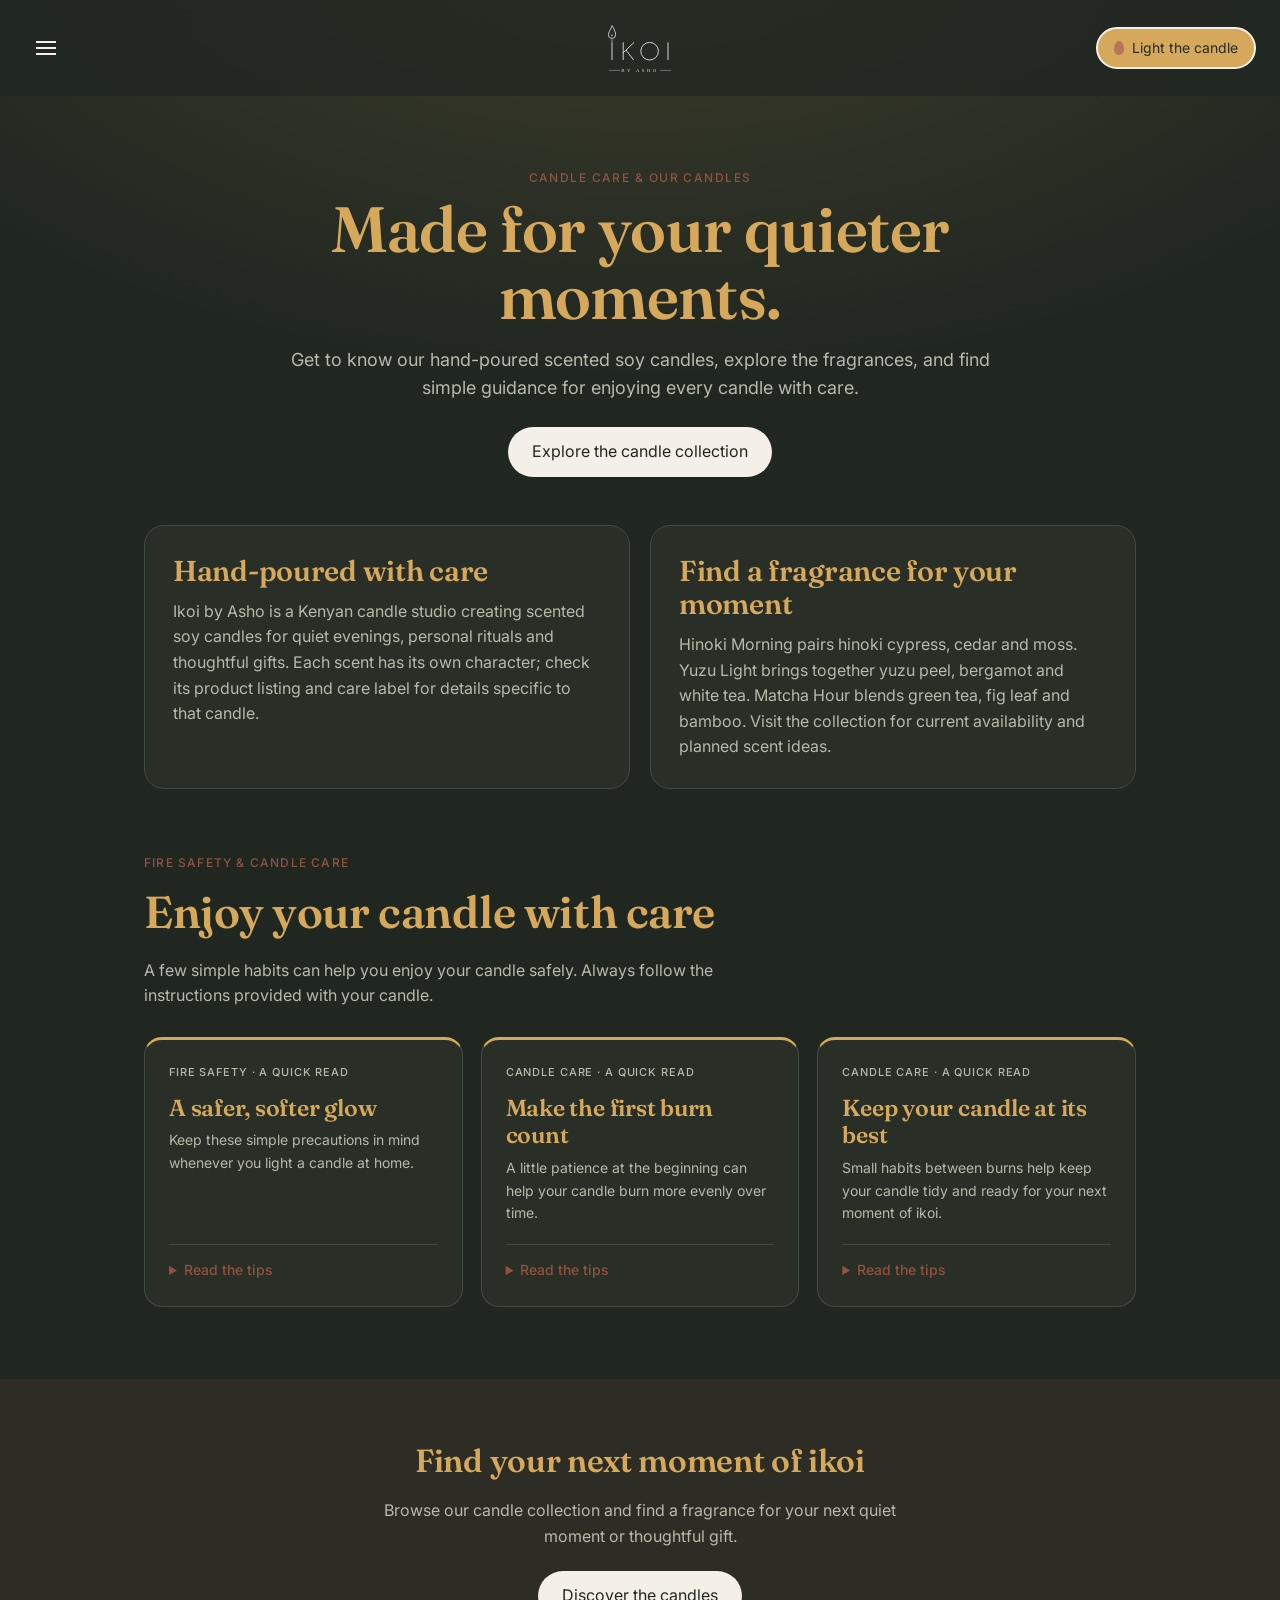
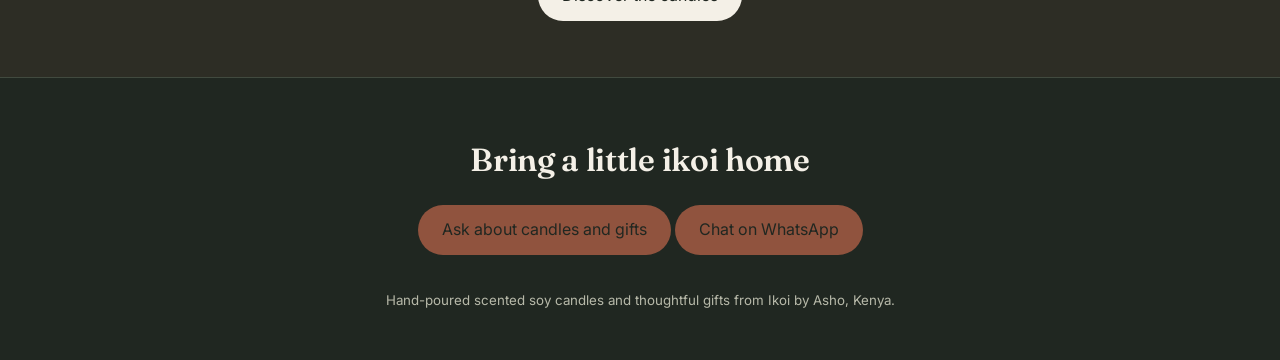
<file: candle-care.html>
<!DOCTYPE html>
<html lang="en">
<head>
  <meta charset="utf-8">
  <meta name="viewport" content="width=device-width, initial-scale=1">
  <title>Candle Care &amp; Our Candles | Ikoi by Asho</title>
  <meta name="description" content="Learn about Ikoi by Asho's hand-poured scented soy candles and find simple safety and candle-care guidance.">
  <meta property="og:type" content="website">
  <meta property="og:title" content="Candle Care &amp; Our Candles | Ikoi by Asho">
  <meta property="og:image" content="https://ashogeeks.github.io/ikoi-by-asho-website/images/optimized/Mockups/branded-jar-2.jpg">
  <meta property="og:description" content="Get to know our hand-poured scented soy candles and learn how to enjoy them with care.">
  <link rel="stylesheet" href="https://fonts.googleapis.com/css2?family=Cormorant+Garamond:wght@500&family=Fraunces:wght@600&family=Inter:wght@400;500&family=Noto+Serif+JP:wght@500&display=swap">
  <link rel="icon" href="data:image/svg+xml,<svg xmlns=%22http://www.w3.org/2000/svg%22 viewBox=%220 0 100 100%22><text y=%22.9em%22 font-size=%2290%22>🕯️</text></svg>">
  <link rel="stylesheet" href="style.css">
</head>
<body>
  <header>
    <button class="menu-toggle" id="menu-toggle" type="button" aria-expanded="false" aria-controls="primary-navigation" aria-label="Open navigation menu">
      <span class="menu-icon" aria-hidden="true"></span>
    </button>
    <a class="logo logo-wordmark" href="index.html#top" aria-label="Ikoi by Asho, home"><img src="Logo/ikoi-elegant-1-line-wordmark.svg" alt=""></a>
    <nav id="primary-navigation" aria-label="Main navigation">
      <a href="index.html#collection">Shop all candles</a>
      <details class="nav-scent-group">
        <summary>Shop by scent</summary>
        <div class="nav-scent-list">
          <a href="index.html#scent-hinoki-morning"><span>Hinoki Morning</span></a>
          <a href="index.html#scent-yuzu-light"><span>Yuzu Light</span></a>
          <a href="index.html#scent-matcha-hour"><span>Matcha Hour</span></a>
          <a href="index.html#scent-lamu-breeze"><span>Lamu Breeze</span></a>
          <a href="index.html#scent-mara-sunrise"><span>Mara Sunrise</span></a>
          <a href="index.html#scent-karura-rain"><span>Karura Rain</span></a>
          <a href="index.html#scent-naivasha-bloom"><span>Naivasha Bloom</span></a>
          <a href="index.html#scent-kilifi-dusk"><span>Kilifi Dusk</span></a>
          <a href="index.html#scent-infinite-sakura"><span>Infinite Sakura</span></a>
        </div>
      </details>
      <details class="nav-product-group">
        <summary>Shop by product</summary>
        <div class="nav-product-list">
          <a href="index.html#cake-candles"><span>Cake candles<small>Price on request</small></span></a>
          <a href="index.html#chocolate-bar-wax-melts"><span>Chocolate-bar wax melts<small>Price on request</small></span></a>
          <a href="index.html#blooming-tins"><span>Blooming tins<small>Price on request</small></span></a>
        </div>
      </details>
      <a href="index.html#bundles">Bundles &amp; discounts</a>
      <a href="about.html">Our story</a>
      <a href="index.html#events">Candle workshops</a>
      <a href="candle-care.html" aria-current="page">Candle care &amp; our candles</a>
      <a href="index.html#playful">Custom candles</a>
      <a href="index.html#contact">Contact</a>
    </nav>
    <button class="glow-toggle" id="glow" type="button" aria-pressed="false"><span>Light the candle</span></button>
  </header>
  <div class="menu-backdrop" id="menu-backdrop" aria-hidden="true"></div>

  <main id="candle-care-main">
    <section class="about-intro">
      <p class="about-kicker">Candle care &amp; our candles</p>
      <h1>Made for your quieter moments.</h1>
      <p>Get to know our hand-poured scented soy candles, explore the fragrances, and find simple guidance for enjoying every candle with care.</p>
      <a class="button" href="index.html#collection">Explore the candle collection</a>
    </section>

    <section class="about-story" aria-label="About our candles">
      <article>
        <h2>Hand-poured with care</h2>
        <p>Ikoi by Asho is a Kenyan candle studio creating scented soy candles for quiet evenings, personal rituals and thoughtful gifts. Each scent has its own character; check its product listing and care label for details specific to that candle.</p>
      </article>
      <article>
        <h2>Find a fragrance for your moment</h2>
        <p>Hinoki Morning pairs hinoki cypress, cedar and moss. Yuzu Light brings together yuzu peel, bergamot and white tea. Matcha Hour blends green tea, fig leaf and bamboo. Visit the collection for current availability and planned scent ideas.</p>
      </article>
    </section>

    <section id="candle-care-guide" class="candle-journal wrap" aria-labelledby="candle-care-title">
      <p class="journal-kicker">Fire safety &amp; candle care</p>
      <h2 id="candle-care-title">Enjoy your candle with care</h2>
      <p class="journal-intro">A few simple habits can help you enjoy your candle safely. Always follow the instructions provided with your candle.</p>
      <div class="journal-grid">
        <article class="journal-card">
          <p class="journal-meta">Fire safety · A quick read</p>
          <h3>A safer, softer glow</h3>
          <p>Keep these simple precautions in mind whenever you light a candle at home.</p>
          <details>
            <summary>Read the tips</summary>
            <ul>
              <li>Keep a burning candle within sight, and extinguish it before leaving the room or going to sleep.</li>
              <li>Place it on a stable, heat-resistant surface, away from drafts and anything that can catch fire.</li>
              <li>Keep candles out of reach of children and pets, and leave space between burning candles.</li>
              <li>Never move a burning candle or pour water on hot wax. Extinguish the flame carefully and let the vessel cool before handling.</li>
            </ul>
          </details>
        </article>
        <article class="journal-card">
          <p class="journal-meta">Candle care · A quick read</p>
          <h3>Make the first burn count</h3>
          <p>A little patience at the beginning can help your candle burn more evenly over time.</p>
          <details>
            <summary>Read the tips</summary>
            <ul>
              <li>Set your candle on a level, heat-resistant surface away from moving air.</li>
              <li>For an even melt, let the wax melt across the surface on the first burn, while following the candle’s care label.</li>
              <li>Keep each burn to no more than four hours, or less if the candle’s instructions say so.</li>
              <li>Let the candle cool completely before lighting it again.</li>
            </ul>
          </details>
        </article>
        <article class="journal-card">
          <p class="journal-meta">Candle care · A quick read</p>
          <h3>Keep your candle at its best</h3>
          <p>Small habits between burns help keep your candle tidy and ready for your next moment of ikoi.</p>
          <details>
            <summary>Read the tips</summary>
            <ul>
              <li>When the candle is completely cool, trim the wick to about ¼ inch before lighting, unless its care label advises otherwise.</li>
              <li>Keep the wax free of wick trimmings, matches and other debris.</li>
              <li>Stop burning when about ½ inch of wax remains, or sooner if the candle’s instructions recommend it.</li>
              <li>Do not use a candle if its vessel is cracked or damaged.</li>
            </ul>
          </details>
        </article>
      </div>
    </section>

    <section class="about-cta">
      <h2>Find your next moment of ikoi</h2>
      <p>Browse our candle collection and find a fragrance for your next quiet moment or thoughtful gift.</p>
      <a class="button" href="index.html#collection">Discover the candles</a>
    </section>
  </main>

  <footer id="contact">
    <h2>Bring a little ikoi home</h2>
    <a class="button" href="mailto:ikoibyasho@gmail.com">Ask about candles and gifts</a> <a class="button" href="https://wa.me/254727720317">Chat on WhatsApp</a>
    <p><small>Hand-poured scented soy candles and thoughtful gifts from Ikoi by Asho, Kenya.</small></p>
  </footer>

  <script>
    const glowButton=document.getElementById('glow');
    function setCandleTheme(lit){
      document.body.classList.toggle('lit',lit);
      document.body.classList.toggle('glow',!lit);
      glowButton.setAttribute('aria-pressed',String(lit));
      glowButton.firstChild.textContent=lit?'Blow it out':'Light the candle';
      try{localStorage.setItem('candle-lit',lit?'1':'0')}catch(e){}
    }
    let candleLit=false;
    try{candleLit=localStorage.getItem('candle-lit')==='1'}catch(e){}
    setCandleTheme(candleLit);
    glowButton.addEventListener('click',()=>setCandleTheme(!document.body.classList.contains('lit')));

    const header=document.querySelector('header');
    const menuToggle=document.getElementById('menu-toggle');
    const primaryNavigation=document.getElementById('primary-navigation');
    function closeNavigation(restoreFocus=false){
      header.classList.remove('is-menu-open');
      document.body.classList.remove('menu-open');
      menuToggle.setAttribute('aria-expanded','false');
      menuToggle.setAttribute('aria-label','Open navigation menu');
      if(restoreFocus)menuToggle.focus();
    }
    const menuBackdrop=document.getElementById('menu-backdrop');
    menuBackdrop.addEventListener('click',()=>closeNavigation(true));
    menuToggle.addEventListener('click',()=>{
      const isOpen=menuToggle.getAttribute('aria-expanded')==='true';
      if(isOpen)closeNavigation(true);
      else{
        header.classList.add('is-menu-open');
        document.body.classList.add('menu-open');
        menuToggle.setAttribute('aria-expanded','true');
        menuToggle.setAttribute('aria-label','Close navigation menu');
        primaryNavigation.querySelector('a,summary').focus({preventScroll:true});
      }
    });
    primaryNavigation.addEventListener('click',event=>{
      if(event.target.closest('a'))closeNavigation();
    });
    document.addEventListener('keydown',event=>{
      if(event.key==='Escape'&&menuToggle.getAttribute('aria-expanded')==='true')closeNavigation(true);
    });
    let previousScrollY=window.scrollY;
    let scrollUpdatePending=false;
    window.addEventListener('scroll',()=>{
      if(scrollUpdatePending)return;
      scrollUpdatePending=true;
      requestAnimationFrame(()=>{
        const currentScrollY=window.scrollY;
        if(!header.classList.contains('is-menu-open')){
          header.classList.toggle('is-scrolled',currentScrollY>24);
          if(currentScrollY<=24)header.classList.remove('is-hidden');
          else if(currentScrollY>previousScrollY+4){
            header.classList.add('is-hidden');
            closeNavigation();
          }
          else if(currentScrollY<previousScrollY-4)header.classList.remove('is-hidden');
        }
        previousScrollY=currentScrollY;
        scrollUpdatePending=false;
      });
    },{passive:true});
  </script>
</body>
</html>
</file>
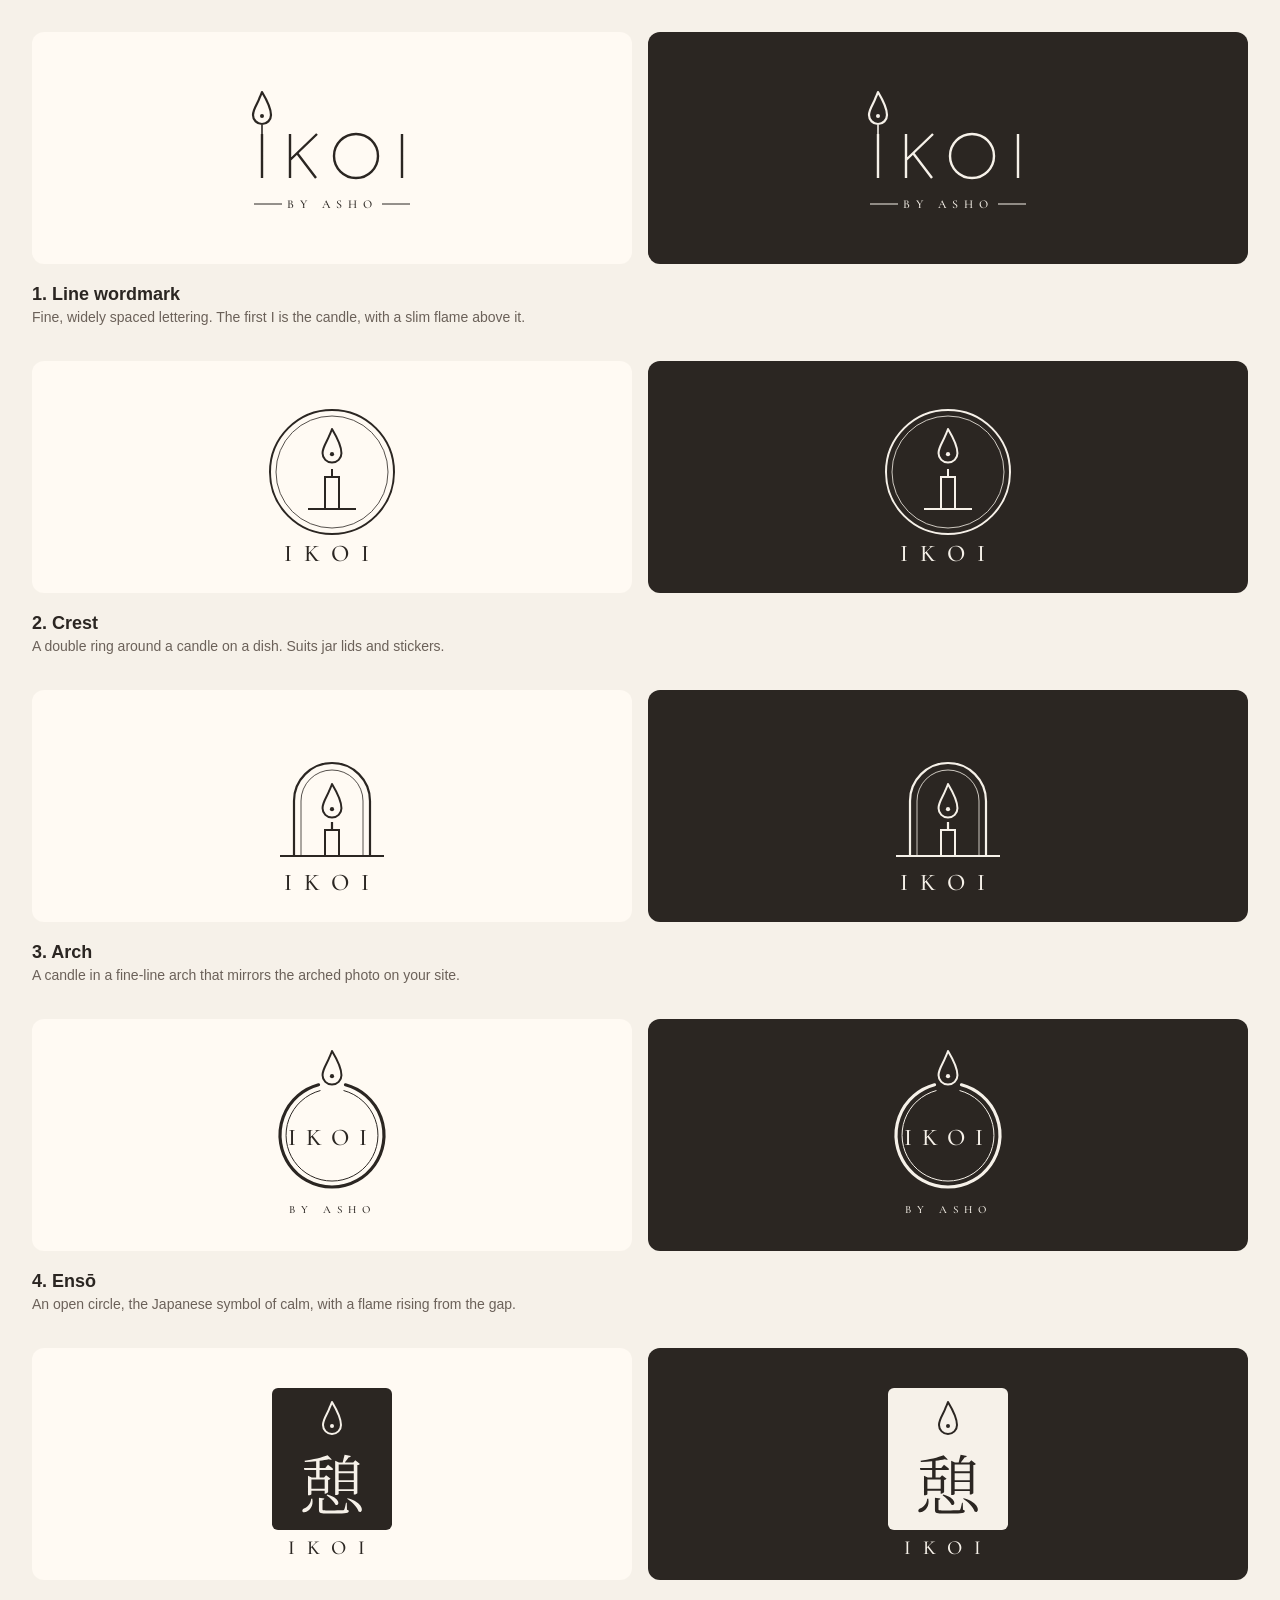
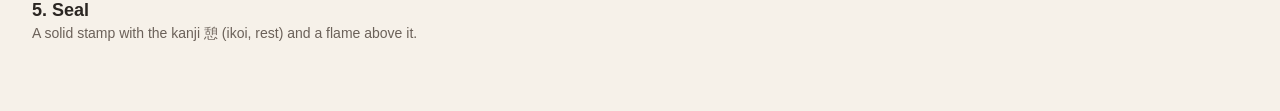
<file: Logo/logo-elegant.html>
<!DOCTYPE html><html lang="en"><head><meta charset="utf-8"><meta name="viewport" content="width=device-width, initial-scale=1"><title>Ikoi elegant logo ideas</title><link rel="stylesheet" href="https://fonts.googleapis.com/css2?family=Cormorant+Garamond:wght@500&display=swap"><style>body{margin:0;padding:32px;background:#f6f1e9;font-family:Inter,sans-serif;color:#2b2622}.row{display:grid;grid-template-columns:1fr 1fr;gap:16px;margin-bottom:12px}.l,.d{border-radius:12px;padding:16px;background:#fffaf3}.d{background:#2b2622}svg{width:100%;max-width:260px;display:block;margin:0 auto}.t{grid-column:1/-1;margin-bottom:24px}h3{margin:4px 0;font-size:18px}p{margin:0;color:#6b6159;font-size:14px}</style></head><body><div class="row"><div class="l"><svg xmlns="http://www.w3.org/2000/svg" viewBox="0 0 260 200" role="img" aria-label="Ikoi by Asho logo"><defs><style>@import url('https://fonts.googleapis.com/css2?family=Cormorant+Garamond:wght@500&amp;display=swap');</style></defs><g transform="translate(-16 0)"><g fill="none" stroke="#2b2622" stroke-width="2.4" stroke-linejoin="miter"><path d="M76 86V130M104 86V130M131 86L104 112M111 105L130 130M216 86V130"/><circle cx="170" cy="108" r="22"/></g><path d="M76 44 C82.0 54.0 85.0 61.0 85.0 67.0 a9.0 9.0 0 0 1 -18.0 0 C67.0 61.0 72.0 55.0 73.5 50.0 C74.8 47.0 75.6 45.5 76 44Z" fill="none" stroke="#2b2622" stroke-width="2.2" stroke-linejoin="round"/><circle cx="76" cy="68.0" r="2.0" fill="#2b2622"/><path d="M76 77V86" stroke="#2b2622" stroke-width="1.6"/></g><path d="M52 156H80M180 156H208" stroke="#2b2622" stroke-width="1"/><text x="130" y="160" text-anchor="middle" font-family="'Cormorant Garamond',Georgia,serif" font-weight="500" font-size="12" letter-spacing="6" fill="#2b2622">BY ASHO</text></svg></div><div class="d"><svg xmlns="http://www.w3.org/2000/svg" viewBox="0 0 260 200" role="img" aria-label="Ikoi by Asho logo"><defs><style>@import url('https://fonts.googleapis.com/css2?family=Cormorant+Garamond:wght@500&amp;display=swap');</style></defs><g transform="translate(-16 0)"><g fill="none" stroke="#f6f1e9" stroke-width="2.4" stroke-linejoin="miter"><path d="M76 86V130M104 86V130M131 86L104 112M111 105L130 130M216 86V130"/><circle cx="170" cy="108" r="22"/></g><path d="M76 44 C82.0 54.0 85.0 61.0 85.0 67.0 a9.0 9.0 0 0 1 -18.0 0 C67.0 61.0 72.0 55.0 73.5 50.0 C74.8 47.0 75.6 45.5 76 44Z" fill="none" stroke="#f6f1e9" stroke-width="2.2" stroke-linejoin="round"/><circle cx="76" cy="68.0" r="2.0" fill="#f6f1e9"/><path d="M76 77V86" stroke="#f6f1e9" stroke-width="1.6"/></g><path d="M52 156H80M180 156H208" stroke="#f6f1e9" stroke-width="1"/><text x="130" y="160" text-anchor="middle" font-family="'Cormorant Garamond',Georgia,serif" font-weight="500" font-size="12" letter-spacing="6" fill="#f6f1e9">BY ASHO</text></svg></div><div class="t"><h3>1. Line wordmark</h3><p>Fine, widely spaced lettering. The first I is the candle, with a slim flame above it.</p></div></div><div class="row"><div class="l"><svg xmlns="http://www.w3.org/2000/svg" viewBox="0 0 260 200" role="img" aria-label="Ikoi by Asho logo"><defs><style>@import url('https://fonts.googleapis.com/css2?family=Cormorant+Garamond:wght@500&amp;display=swap');</style></defs><circle cx="130" cy="95" r="62" fill="none" stroke="#2b2622" stroke-width="2"/><circle cx="130" cy="95" r="56" fill="none" stroke="#2b2622" stroke-width=".8"/><rect x="123" y="100" width="14" height="32" fill="none" stroke="#2b2622" stroke-width="2"/><path d="M130 100V92M106 132H154" stroke="#2b2622" stroke-width="2"/><path d="M130 52 C136.3 62.5 139.45 69.85 139.45 76.15 a9.450000000000001 9.450000000000001 0 0 1 -18.900000000000002 0 C120.55 69.85 125.8 63.55 127.375 58.3 C128.74 55.15 129.58 53.575 130 52Z" fill="none" stroke="#2b2622" stroke-width="2" stroke-linejoin="round"/><circle cx="130" cy="77.2" r="2.1" fill="#2b2622"/><text x="130" y="184" text-anchor="middle" font-family="'Cormorant Garamond',Georgia,serif" font-weight="500" font-size="24" letter-spacing="12" fill="#2b2622">IKOI</text></svg></div><div class="d"><svg xmlns="http://www.w3.org/2000/svg" viewBox="0 0 260 200" role="img" aria-label="Ikoi by Asho logo"><defs><style>@import url('https://fonts.googleapis.com/css2?family=Cormorant+Garamond:wght@500&amp;display=swap');</style></defs><circle cx="130" cy="95" r="62" fill="none" stroke="#f6f1e9" stroke-width="2"/><circle cx="130" cy="95" r="56" fill="none" stroke="#f6f1e9" stroke-width=".8"/><rect x="123" y="100" width="14" height="32" fill="none" stroke="#f6f1e9" stroke-width="2"/><path d="M130 100V92M106 132H154" stroke="#f6f1e9" stroke-width="2"/><path d="M130 52 C136.3 62.5 139.45 69.85 139.45 76.15 a9.450000000000001 9.450000000000001 0 0 1 -18.900000000000002 0 C120.55 69.85 125.8 63.55 127.375 58.3 C128.74 55.15 129.58 53.575 130 52Z" fill="none" stroke="#f6f1e9" stroke-width="2" stroke-linejoin="round"/><circle cx="130" cy="77.2" r="2.1" fill="#f6f1e9"/><text x="130" y="184" text-anchor="middle" font-family="'Cormorant Garamond',Georgia,serif" font-weight="500" font-size="24" letter-spacing="12" fill="#f6f1e9">IKOI</text></svg></div><div class="t"><h3>2. Crest</h3><p>A double ring around a candle on a dish. Suits jar lids and stickers.</p></div></div><div class="row"><div class="l"><svg xmlns="http://www.w3.org/2000/svg" viewBox="0 0 260 200" role="img" aria-label="Ikoi by Asho logo"><defs><style>@import url('https://fonts.googleapis.com/css2?family=Cormorant+Garamond:wght@500&amp;display=swap');</style></defs><path d="M92 150V95A38 38 0 0 1 168 95V150" fill="none" stroke="#2b2622" stroke-width="2.2"/><path d="M99 150V95A31 31 0 0 1 161 95V150" fill="none" stroke="#2b2622" stroke-width=".8"/><rect x="123" y="124" width="14" height="26" fill="none" stroke="#2b2622" stroke-width="2"/><path d="M130 124V116M78 150H182" stroke="#2b2622" stroke-width="2.2"/><path d="M130 78 C136.3 88.5 139.45 95.85 139.45 102.15 a9.450000000000001 9.450000000000001 0 0 1 -18.900000000000002 0 C120.55 95.85 125.8 89.55 127.375 84.3 C128.74 81.15 129.58 79.575 130 78Z" fill="none" stroke="#2b2622" stroke-width="2" stroke-linejoin="round"/><circle cx="130" cy="103.2" r="2.1" fill="#2b2622"/><text x="130" y="184" text-anchor="middle" font-family="'Cormorant Garamond',Georgia,serif" font-weight="500" font-size="24" letter-spacing="12" fill="#2b2622">IKOI</text></svg></div><div class="d"><svg xmlns="http://www.w3.org/2000/svg" viewBox="0 0 260 200" role="img" aria-label="Ikoi by Asho logo"><defs><style>@import url('https://fonts.googleapis.com/css2?family=Cormorant+Garamond:wght@500&amp;display=swap');</style></defs><path d="M92 150V95A38 38 0 0 1 168 95V150" fill="none" stroke="#f6f1e9" stroke-width="2.2"/><path d="M99 150V95A31 31 0 0 1 161 95V150" fill="none" stroke="#f6f1e9" stroke-width=".8"/><rect x="123" y="124" width="14" height="26" fill="none" stroke="#f6f1e9" stroke-width="2"/><path d="M130 124V116M78 150H182" stroke="#f6f1e9" stroke-width="2.2"/><path d="M130 78 C136.3 88.5 139.45 95.85 139.45 102.15 a9.450000000000001 9.450000000000001 0 0 1 -18.900000000000002 0 C120.55 95.85 125.8 89.55 127.375 84.3 C128.74 81.15 129.58 79.575 130 78Z" fill="none" stroke="#f6f1e9" stroke-width="2" stroke-linejoin="round"/><circle cx="130" cy="103.2" r="2.1" fill="#f6f1e9"/><text x="130" y="184" text-anchor="middle" font-family="'Cormorant Garamond',Georgia,serif" font-weight="500" font-size="24" letter-spacing="12" fill="#f6f1e9">IKOI</text></svg></div><div class="t"><h3>3. Arch</h3><p>A candle in a fine-line arch that mirrors the arched photo on your site.</p></div></div><div class="row"><div class="l"><svg xmlns="http://www.w3.org/2000/svg" viewBox="0 0 260 200" role="img" aria-label="Ikoi by Asho logo"><defs><style>@import url('https://fonts.googleapis.com/css2?family=Cormorant+Garamond:wght@500&amp;display=swap');</style></defs><path d="M143.46 49.77A52 52 0 1 1 116.54 49.77" fill="none" stroke="#2b2622" stroke-width="3.2" stroke-linecap="round"/><path d="M141.9 55.6A46 46 0 1 1 118.1 55.6" fill="none" stroke="#2b2622" stroke-width="1" stroke-linecap="round"/><path d="M130 16 C136.3 26.5 139.45 33.85 139.45 40.150000000000006 a9.450000000000001 9.450000000000001 0 0 1 -18.900000000000002 0 C120.55 33.85 125.8 27.55 127.375 22.3 C128.74 19.15 129.58 17.575 130 16Z" fill="none" stroke="#2b2622" stroke-width="2" stroke-linejoin="round"/><circle cx="130" cy="41.2" r="2.1" fill="#2b2622"/><text x="130" y="110" text-anchor="middle" font-family="'Cormorant Garamond',Georgia,serif" font-weight="500" font-size="24" letter-spacing="10" fill="#2b2622">IKOI</text><text x="130" y="178" text-anchor="middle" font-family="'Cormorant Garamond',Georgia,serif" font-weight="500" font-size="11" letter-spacing="6" fill="#2b2622">BY ASHO</text></svg></div><div class="d"><svg xmlns="http://www.w3.org/2000/svg" viewBox="0 0 260 200" role="img" aria-label="Ikoi by Asho logo"><defs><style>@import url('https://fonts.googleapis.com/css2?family=Cormorant+Garamond:wght@500&amp;display=swap');</style></defs><path d="M143.46 49.77A52 52 0 1 1 116.54 49.77" fill="none" stroke="#f6f1e9" stroke-width="3.2" stroke-linecap="round"/><path d="M141.9 55.6A46 46 0 1 1 118.1 55.6" fill="none" stroke="#f6f1e9" stroke-width="1" stroke-linecap="round"/><path d="M130 16 C136.3 26.5 139.45 33.85 139.45 40.150000000000006 a9.450000000000001 9.450000000000001 0 0 1 -18.900000000000002 0 C120.55 33.85 125.8 27.55 127.375 22.3 C128.74 19.15 129.58 17.575 130 16Z" fill="none" stroke="#f6f1e9" stroke-width="2" stroke-linejoin="round"/><circle cx="130" cy="41.2" r="2.1" fill="#f6f1e9"/><text x="130" y="110" text-anchor="middle" font-family="'Cormorant Garamond',Georgia,serif" font-weight="500" font-size="24" letter-spacing="10" fill="#f6f1e9">IKOI</text><text x="130" y="178" text-anchor="middle" font-family="'Cormorant Garamond',Georgia,serif" font-weight="500" font-size="11" letter-spacing="6" fill="#f6f1e9">BY ASHO</text></svg></div><div class="t"><h3>4. Ensō</h3><p>An open circle, the Japanese symbol of calm, with a flame rising from the gap.</p></div></div><div class="row"><div class="l"><svg xmlns="http://www.w3.org/2000/svg" viewBox="0 0 260 200" role="img" aria-label="Ikoi by Asho logo"><defs><style>@import url('https://fonts.googleapis.com/css2?family=Cormorant+Garamond:wght@500&amp;display=swap');</style></defs><rect x="70" y="24" width="120" height="142" rx="6" fill="#2b2622"/><path d="M130 38 C136.0 48.0 139.0 55.0 139.0 61.0 a9.0 9.0 0 0 1 -18.0 0 C121.0 55.0 126.0 49.0 127.5 44.0 C128.8 41.0 129.6 39.5 130 38Z" fill="none" stroke="#f6f1e9" stroke-width="2" stroke-linejoin="round"/><circle cx="130" cy="62.0" r="2.0" fill="#f6f1e9"/><path d="M145.708 134.186 145.114 134.78C149.668 137.618 155.27800000000002 142.898 156.598 147.452C161.416 150.356 163.32999999999998 139.004 145.708 134.186ZM116.932 133.724V145.868C116.932 148.772 117.922 149.564 123.46600000000001 149.564H132.508C144.784 149.564 146.764 148.97 146.764 147.254C146.764 146.528 146.368 146.066 144.982 145.736L144.784 138.674H143.99200000000002C143.332 141.776 142.738 144.482 142.276 145.538C142.012 146.132 141.748 146.264 140.824 146.33C139.768 146.396 136.666 146.462 132.574 146.462H123.796C120.76 146.462 120.49600000000001 146.264 120.49600000000001 145.34V135.836C121.618 135.704 122.212 135.11 122.344 134.38400000000001ZM109.144 134.846C108.946 139.862 105.25 143.36 101.95 144.614C100.762 145.208 99.97 146.33 100.432 147.452C101.026 148.706 103.20400000000001 148.508 104.92 147.584C107.758 146.132 111.652 142.304 110.332 134.846ZM125.314 130.622 124.588 131.282C127.888 133.526 132.112 137.618 133.498 140.72C137.59 142.898 139.372 134.516 125.314 130.622ZM151.78 109.238V116.168H136.666V109.238ZM151.78 107.324H136.666V100.46000000000001H151.78ZM151.78 118.082V125.144H136.666V118.082ZM142.606 90.758C142.078 93.002 141.22 96.23599999999999 140.626 98.54599999999999H136.996L133.168 96.632V131.084H133.762C135.28 131.084 136.666 130.226 136.666 129.89600000000002V127.05799999999999H151.78V130.49H152.308C153.496 130.49 155.27800000000002 129.566 155.344 129.17V101.054C156.466 100.856 157.588 100.328 157.984 99.93199999999999L153.298 96.23599999999999L151.252 98.54599999999999H142.804C143.99200000000002 96.96199999999999 145.51 95.048 146.5 93.53C147.75400000000002 93.464 148.678 92.936 148.876 92.078ZM105.976 113.396V131.348H106.504C107.956 131.348 109.408 130.622 109.408 130.226V126.662H122.674V129.632H123.136C124.324 129.632 126.04 128.708 126.106 128.312V115.904C127.22800000000001 115.706 128.218 115.178 128.614 114.716L124.06 111.28399999999999L122.01400000000001 113.396H117.592V106.00399999999999H129.538C130.39600000000002 106.00399999999999 130.99 105.674 131.188 104.94800000000001C129.208 103.1 125.974 100.72399999999999 125.974 100.72399999999999L123.268 104.09H117.592V96.83C121.024 96.368 124.19200000000001 95.774 126.7 95.246C128.086 95.84 129.208 95.84 129.802 95.378L125.578 91.352C120.49600000000001 93.464 110.72800000000001 95.774 102.61 96.764L102.874 97.952C106.57 97.886 110.464 97.622 114.16 97.226V104.09H101.884L102.412 106.00399999999999H114.16V113.396H109.738L105.976 111.68ZM122.674 124.74799999999999H109.408V115.376H122.674Z" fill="#f6f1e9"/><text x="130" y="190" text-anchor="middle" font-family="'Cormorant Garamond',Georgia,serif" font-weight="500" font-size="20" letter-spacing="12" fill="#2b2622">IKOI</text></svg></div><div class="d"><svg xmlns="http://www.w3.org/2000/svg" viewBox="0 0 260 200" role="img" aria-label="Ikoi by Asho logo"><defs><style>@import url('https://fonts.googleapis.com/css2?family=Cormorant+Garamond:wght@500&amp;display=swap');</style></defs><rect x="70" y="24" width="120" height="142" rx="6" fill="#f6f1e9"/><path d="M130 38 C136.0 48.0 139.0 55.0 139.0 61.0 a9.0 9.0 0 0 1 -18.0 0 C121.0 55.0 126.0 49.0 127.5 44.0 C128.8 41.0 129.6 39.5 130 38Z" fill="none" stroke="#2b2622" stroke-width="2" stroke-linejoin="round"/><circle cx="130" cy="62.0" r="2.0" fill="#2b2622"/><path d="M145.708 134.186 145.114 134.78C149.668 137.618 155.27800000000002 142.898 156.598 147.452C161.416 150.356 163.32999999999998 139.004 145.708 134.186ZM116.932 133.724V145.868C116.932 148.772 117.922 149.564 123.46600000000001 149.564H132.508C144.784 149.564 146.764 148.97 146.764 147.254C146.764 146.528 146.368 146.066 144.982 145.736L144.784 138.674H143.99200000000002C143.332 141.776 142.738 144.482 142.276 145.538C142.012 146.132 141.748 146.264 140.824 146.33C139.768 146.396 136.666 146.462 132.574 146.462H123.796C120.76 146.462 120.49600000000001 146.264 120.49600000000001 145.34V135.836C121.618 135.704 122.212 135.11 122.344 134.38400000000001ZM109.144 134.846C108.946 139.862 105.25 143.36 101.95 144.614C100.762 145.208 99.97 146.33 100.432 147.452C101.026 148.706 103.20400000000001 148.508 104.92 147.584C107.758 146.132 111.652 142.304 110.332 134.846ZM125.314 130.622 124.588 131.282C127.888 133.526 132.112 137.618 133.498 140.72C137.59 142.898 139.372 134.516 125.314 130.622ZM151.78 109.238V116.168H136.666V109.238ZM151.78 107.324H136.666V100.46000000000001H151.78ZM151.78 118.082V125.144H136.666V118.082ZM142.606 90.758C142.078 93.002 141.22 96.23599999999999 140.626 98.54599999999999H136.996L133.168 96.632V131.084H133.762C135.28 131.084 136.666 130.226 136.666 129.89600000000002V127.05799999999999H151.78V130.49H152.308C153.496 130.49 155.27800000000002 129.566 155.344 129.17V101.054C156.466 100.856 157.588 100.328 157.984 99.93199999999999L153.298 96.23599999999999L151.252 98.54599999999999H142.804C143.99200000000002 96.96199999999999 145.51 95.048 146.5 93.53C147.75400000000002 93.464 148.678 92.936 148.876 92.078ZM105.976 113.396V131.348H106.504C107.956 131.348 109.408 130.622 109.408 130.226V126.662H122.674V129.632H123.136C124.324 129.632 126.04 128.708 126.106 128.312V115.904C127.22800000000001 115.706 128.218 115.178 128.614 114.716L124.06 111.28399999999999L122.01400000000001 113.396H117.592V106.00399999999999H129.538C130.39600000000002 106.00399999999999 130.99 105.674 131.188 104.94800000000001C129.208 103.1 125.974 100.72399999999999 125.974 100.72399999999999L123.268 104.09H117.592V96.83C121.024 96.368 124.19200000000001 95.774 126.7 95.246C128.086 95.84 129.208 95.84 129.802 95.378L125.578 91.352C120.49600000000001 93.464 110.72800000000001 95.774 102.61 96.764L102.874 97.952C106.57 97.886 110.464 97.622 114.16 97.226V104.09H101.884L102.412 106.00399999999999H114.16V113.396H109.738L105.976 111.68ZM122.674 124.74799999999999H109.408V115.376H122.674Z" fill="#2b2622"/><text x="130" y="190" text-anchor="middle" font-family="'Cormorant Garamond',Georgia,serif" font-weight="500" font-size="20" letter-spacing="12" fill="#f6f1e9">IKOI</text></svg></div><div class="t"><h3>5. Seal</h3><p>A solid stamp with the kanji 憩 (ikoi, rest) and a flame above it.</p></div></div></body></html>
</file>
<file: style.css>
:root{--bg:#f4f0e7;--ink:#292a26;--muted:#6e6c62;--accent:#b8745a;--accent-strong:#90533e;--line:#ded7c8;--saffron:#d5a85b;--plum:#68745d;--head:#3e4a3c;--flame-cursor:url("data:image/svg+xml,%3Csvg%20xmlns='http://www.w3.org/2000/svg'%20width='32'%20height='32'%20viewBox='0%200%2032%2032'%3E%3Cpath%20fill='%23b8745a'%20stroke='%23292a26'%20stroke-width='1.5'%20d='M16%202c2%207%209%209%209%2017a9%209%200%201%201-18%200c0-5%203-9%207-12-1%205%201%207%203%208-1-5%200-9%203-13z'/%3E%3Cpath%20fill='%23d5a85b'%20d='M16%2015c2%202%203%204%203%206a3%203%200%201%201-6%200c0-2%201-3%202-4%200%201%201%202%201%202z'/%3E%3C/svg%3E") 16 2}
*,*::before,*::after{box-sizing:border-box}
html{scroll-behavior:smooth}
body{margin:0;background:var(--bg);color:var(--ink);font-family:Inter,sans-serif;line-height:1.6;cursor:var(--flame-cursor),auto}
a,button,select,[role=button]{cursor:var(--flame-cursor),pointer}
h1,h2,h3{font-family:Fraunces,serif;font-weight:600;letter-spacing:-.01em}
a:focus-visible{outline:2px solid var(--accent-strong);outline-offset:3px}
img{max-width:100%}

header{display:grid;grid-template-columns:1fr auto 1fr;gap:12px;align-items:center;padding:8px 24px;border-bottom:0}
header a{color:var(--ink);text-decoration:none}
.logo{font-family:"Cormorant Garamond",serif;font-size:1.6rem}
.logo small{font-family:Inter,sans-serif;font-size:13px;color:var(--muted)}
.logo-wordmark{grid-column:2;grid-row:1;justify-self:center;display:block;width:104px;height:80px;overflow:hidden;transition:width .25s ease,height .25s ease}
.logo-wordmark img{display:block;width:100%;height:100%;max-width:none;object-fit:contain;transition:filter .4s}
body.glow .logo-wordmark img{filter:invert(1)}
.menu-toggle{grid-column:1;grid-row:1;justify-self:start;display:grid;place-items:center;width:44px;height:44px;padding:0;border:0;border-radius:50%;background:transparent;color:var(--ink)}
.menu-toggle:hover{background:rgba(41,42,38,.08)}
.menu-icon,.menu-icon::before,.menu-icon::after{display:block;width:20px;height:1.5px;background:currentColor;transition:transform .2s,background-color .2s}
.menu-icon{position:relative}
.menu-icon::before,.menu-icon::after{position:absolute;left:0;content:""}
.menu-icon::before{top:-6px}
.menu-icon::after{top:6px}
.menu-toggle[aria-expanded=true] .menu-icon{background:transparent}
.menu-toggle[aria-expanded=true] .menu-icon::before{top:0;transform:rotate(45deg)}
.menu-toggle[aria-expanded=true] .menu-icon::after{top:0;transform:rotate(-45deg)}
nav{position:fixed;top:0;bottom:0;left:0;z-index:22;display:flex;flex-direction:column;align-items:stretch;width:min(360px,88vw);height:100vh;height:100dvh;overflow-y:auto;gap:0;padding:72px 24px 24px;background:var(--bg);border-right:1px solid var(--line);box-shadow:12px 0 32px rgba(41,42,38,.12);transform:translateX(-105%);visibility:hidden;pointer-events:none;transition:transform .28s ease,visibility 0s linear .28s}
header.is-menu-open nav{transform:translateX(0);visibility:visible;pointer-events:auto;transition:transform .28s ease,visibility 0s}
header.is-menu-open{background:transparent;backdrop-filter:none;box-shadow:none}
header.is-menu-open .menu-toggle{position:fixed;top:12px;left:12px;z-index:23;background:var(--bg)}
header.is-menu-open .logo-wordmark,header.is-menu-open .glow-toggle{visibility:hidden}
.menu-backdrop{display:none;position:fixed;inset:0;z-index:19;width:100%;border:0;background:rgba(20,24,21,.48)}
header.is-menu-open+.menu-backdrop{display:block}
body.menu-open{overflow:hidden}
header .glow-toggle{grid-column:3;grid-row:1;justify-self:end;white-space:nowrap}
nav a{display:flex;align-items:center;width:100%;min-height:54px;padding:12px 0;border-bottom:1px solid var(--line);color:var(--ink);text-align:left;text-decoration:none;background:none;transition:color .2s}
nav a:hover{color:var(--accent-strong)}
.nav-scent-group,.nav-product-group{border-bottom:1px solid var(--line)}
.nav-scent-group summary,.nav-product-group summary{display:flex;align-items:center;justify-content:space-between;min-height:54px;cursor:pointer;list-style:none;color:var(--ink);font-size:14px;letter-spacing:.04em;text-transform:uppercase}
.nav-scent-group summary::-webkit-details-marker,.nav-product-group summary::-webkit-details-marker{display:none}
.nav-scent-group summary::after,.nav-product-group summary::after{width:7px;height:7px;margin-right:4px;border-top:1.5px solid currentColor;border-right:1.5px solid currentColor;content:"";transform:rotate(45deg);transition:transform .2s}
.nav-scent-group[open] summary::after,.nav-product-group[open] summary::after{transform:rotate(135deg)}
.nav-scent-list,.nav-product-list{padding:0 0 10px 12px;border-top:1px solid var(--line)}
nav .nav-scent-list a,nav .nav-product-list a{min-height:44px;padding:8px 0;border:0;color:var(--muted);font-size:14px}
nav .nav-scent-list a:hover,nav .nav-product-list a:hover{color:var(--accent-strong)}
.nav-scent-list a span,.nav-product-list a span{display:flex;flex-direction:column;gap:2px}
.nav-scent-list a small,.nav-product-list a small{color:var(--muted);font-size:11px;font-weight:400}

.button{display:inline-block;background:var(--ink);color:var(--bg);padding:12px 24px;border-radius:999px;text-decoration:none}
.wrap{max-width:1040px;margin:0 auto;padding:0 24px}

/* calm home */
.hero{display:grid;grid-template-columns:1fr 1fr;gap:48px;align-items:center;padding-top:72px;padding-bottom:72px}
.hero h1{font-size:clamp(2.4rem,5vw,3.6rem);line-height:1.05;margin:0 0 16px}
.hero p{max-width:34ch;color:var(--muted)}
.hero img{width:100%;aspect-ratio:4/5;object-fit:cover;border-radius:200px 200px 8px 8px}

.jar-showcase{padding:64px 0;background:linear-gradient(120deg,rgba(184,116,90,.12),rgba(213,168,91,.18))}
.jar-showcase-content{display:grid;grid-template-columns:1fr;gap:30px}
.jar-showcase-copy h2{margin:0 0 12px;color:var(--head);font-size:clamp(2rem,4vw,2.8rem);line-height:1.08}
.jar-showcase-copy>p:last-child{max-width:34ch;margin:0;color:var(--muted)}
.jar-kicker{margin:0 0 8px;color:var(--accent-strong);font-size:12px;font-weight:500;letter-spacing:.12em;text-transform:uppercase}
.jar-mockups{display:grid;grid-template-columns:repeat(3,minmax(0,1fr));gap:16px;align-items:stretch}
.jar-mockup{position:relative;overflow:hidden;margin:0;border-radius:18px;aspect-ratio:4/5;box-shadow:0 12px 24px rgba(41,42,38,.14);isolation:isolate}
.jar-mockup-photo{display:block;width:100%;height:100%;object-fit:cover}

.collection{padding-top:48px;padding-bottom:64px}
.collection h2,.craft h2{font-size:2.2rem;margin:0 0 24px}
.collection .varieties-title{margin:48px 0 24px;font-size:2rem}
#varieties{scroll-margin-top:150px}
.cards{display:grid;grid-template-columns:repeat(3,1fr);gap:24px}
.card img{width:100%;aspect-ratio:4/5;object-fit:cover;border-radius:6px;display:block}
.card h3{font-size:1.5rem;margin:12px 0 4px}
.card p{margin:0;font-size:14px;color:var(--muted)}
.card .price-row,.treat .price-row{display:flex;align-items:center;justify-content:space-between;margin:14px 8px 0;padding:10px 12px;border-radius:12px;background:rgba(255,255,255,.55);color:#805344;font-size:13px;font-weight:500}
.card .price-row strong,.treat .price-row strong{color:#292a26;font-family:Inter,sans-serif;font-size:15px;white-space:nowrap}
.card{display:flex;flex-direction:column}
.card .bundle-order,.treat .bundle-order{width:calc(100% - 16px);margin:auto 8px 0}
.card .bundle-order{margin-top:16px}
.scent-future{scroll-margin-top:130px}
#scent-lamu-breeze{background:#d8dfd2}
#scent-mara-sunrise{background:#e8dab8}
#scent-karura-rain{background:#ded8cb}
#scent-naivasha-bloom{background:#d7e0dc}
#scent-kilifi-dusk{background:#e5d8d0}
#scent-infinite-sakura{background:#eedde2}
.scent-future .scent-idea-photo{margin-bottom:12px;border-radius:20px}
.scent-future h3{margin-top:0;color:#292a26}
.scent-collection .card h3{color:#292a26}
.treat{display:flex;flex-direction:column}

.bundle-section{--bundle-card:#fffaf0;padding:72px 24px;background:linear-gradient(120deg,rgba(184,116,90,.1),rgba(213,168,91,.14))}
#bundles{scroll-margin-top:120px}
.bundle-inner{max-width:1088px;margin:0 auto}
.bundle-kicker{text-align:center;margin:0 0 6px;color:var(--accent-strong);font-size:12px;font-weight:500;letter-spacing:.12em;text-transform:uppercase}
.bundle-section h2{margin:0 0 10px;text-align:center;color:var(--head);font-size:clamp(2rem,4vw,2.8rem)}
.bundle-intro{max-width:68ch;margin:0 auto 32px;text-align:center;color:var(--muted)}
.bundle-grid{display:grid;grid-template-columns:repeat(3,minmax(0,1fr));gap:20px;align-items:stretch}
.bundle-card{overflow:hidden;display:flex;flex-direction:column;border:1px solid var(--line);border-radius:20px;background:var(--bundle-card);box-shadow:0 8px 24px rgba(41,42,38,.06);transition:transform .25s ease,box-shadow .25s ease}
.bundle-card:hover{transform:translateY(-3px);box-shadow:0 14px 28px rgba(41,42,38,.1)}
.bundle-image{position:relative;overflow:hidden;aspect-ratio:4/3;background:rgba(41,42,38,.04)}
.bundle-image img{display:block;width:100%;height:100%;object-fit:cover}
.bundle-badge{position:absolute;top:14px;left:14px;padding:5px 10px;border-radius:3px;background:var(--ink);color:var(--bg);font-size:11px;font-weight:500;letter-spacing:.06em;text-transform:uppercase}
.bundle-card-content{display:flex;flex:1;flex-direction:column;padding:20px}
.bundle-label{margin:0 0 6px;color:var(--accent-strong);font-size:11px;font-weight:500;letter-spacing:.1em;text-transform:uppercase}
.bundle-card h3{margin:0 0 8px;color:var(--head);font-size:1.35rem;line-height:1.2}
.bundle-card-content>p:not(.bundle-label):not(.bundle-price){margin:0 0 18px;color:var(--muted);font-size:14px}
.bundle-price{display:flex;flex-wrap:wrap;align-items:baseline;gap:4px 10px;margin:auto 0 16px}
.bundle-was{color:var(--muted);font-size:14px;text-decoration:line-through}
.bundle-price strong{color:var(--ink);font-size:1.25rem}
.bundle-save{margin-left:auto;color:var(--accent-strong);font-size:12px;font-weight:500}
.bundle-order{display:block;padding:11px 16px;border-radius:999px;background:var(--accent-strong);color:#fff;text-align:center;text-decoration:none;font-size:14px;font-weight:500;transition:background-color .2s,transform .2s}
.bundle-order:hover{transform:translateY(-1px);background:var(--ink)}

.craft{background:var(--ink);color:var(--bg);padding:64px 24px;text-align:center}
.craft p{max-width:480px;margin:0 auto 24px;opacity:.85}
.craft-values{display:grid;grid-template-columns:repeat(6,minmax(0,1fr));gap:20px;max-width:960px;margin:32px auto 0;padding:0;list-style:none}
.craft-values li{grid-column:span 2;min-height:140px;display:flex;flex-direction:column;justify-content:center;align-items:center;gap:14px;padding:20px;border:1px solid rgba(244,240,231,.3);border-radius:24px;background:rgba(244,240,231,.1);font-weight:500;transition:transform .25s,border-color .25s,background-color .25s}
.craft-values svg{width:36px;height:36px;flex-shrink:0;fill:none;stroke:var(--saffron);stroke-width:1.75;stroke-linecap:round;stroke-linejoin:round}
.craft-values span{font-size:11px;letter-spacing:.1em;text-transform:uppercase}
.craft-values li:hover{transform:translateY(-3px);border-color:var(--saffron);background:rgba(244,240,231,.15)}
.craft-values li:nth-child(4){grid-column:2/span 2}
.craft-values li:nth-child(5){grid-column:4/span 2}

.events{padding-top:72px;padding-bottom:72px}
.events-kicker{text-transform:uppercase;letter-spacing:.12em;font-size:12px;font-weight:500;color:var(--accent-strong);margin:0 0 8px}
.events h2{font-size:clamp(2rem,4vw,2.8rem);margin:0 0 24px;color:var(--head)}
.event-card{display:flex;align-items:center;justify-content:space-between;gap:32px;padding:32px;border:1px solid var(--line);border-radius:24px;background:linear-gradient(120deg,rgba(184,116,90,.14),rgba(213,168,91,.2))}
.event-card h3{font-size:1.6rem;margin:14px 0 8px}
.event-card p{max-width:60ch;color:var(--muted);margin:0}
.event-status{display:inline-block;padding:4px 12px;border-radius:999px;background:var(--saffron);color:var(--ink);font-size:13px;font-weight:500}
.event-card .button{flex-shrink:0;background:var(--accent-strong);color:#fff}
.event-gallery-title{font-size:1.5rem;margin:40px 0 16px}
.event-gallery{display:grid;grid-template-columns:repeat(3,minmax(0,1fr));gap:16px}
.event-gallery img{width:100%;aspect-ratio:4/3;object-fit:cover;border-radius:18px;display:block;cursor:zoom-in}

.candle-journal{padding-top:72px;padding-bottom:72px}
#candle-care-main .about-story{padding-bottom:32px}
#candle-care-guide{padding-top:32px}
.journal-kicker,.journal-meta{margin:0;color:var(--accent-strong);font-size:12px;font-weight:500;letter-spacing:.1em;text-transform:uppercase}
.candle-journal h2{margin:4px 0 10px;color:var(--head);font-size:clamp(2rem,4vw,2.8rem)}
.journal-intro{max-width:62ch;margin:0 0 28px;color:var(--muted)}
.journal-grid{display:grid;grid-template-columns:repeat(3,minmax(0,1fr));gap:18px}
.journal-card{display:flex;flex-direction:column;padding:24px;border:1px solid var(--line);border-top:3px solid var(--saffron);border-radius:18px;background:var(--journal-card,#fffaf0)}
.journal-meta{color:var(--muted);font-size:11px;letter-spacing:.08em}
.journal-card h3{margin:12px 0 8px;color:var(--head);font-size:1.45rem;line-height:1.2}
.journal-card>p:not(.journal-meta){margin:0 0 20px;color:var(--muted);font-size:14px}
.journal-card details{margin-top:auto;border-top:1px solid var(--line);padding-top:14px}
.journal-card summary{color:var(--accent-strong);font-size:14px;font-weight:500;cursor:pointer}
.journal-card details ul{margin:12px 0 0;padding-left:20px;color:var(--muted);font-size:14px}
.journal-card details li+li{margin-top:8px}
.candle-care-link{padding-top:48px;padding-bottom:48px;text-align:center}
.candle-care-link p{max-width:48ch;margin:0 auto 18px;color:var(--muted)}
.candle-care-cta{display:inline-flex;align-items:center;gap:6px;padding:12px 14px;font-size:15px;white-space:nowrap;transition:transform .2s,box-shadow .2s}
.candle-care-cta:hover{box-shadow:0 0 0 3px rgba(213,168,91,.2),0 8px 18px rgba(41,42,38,.16)}
.candle-care-cta span{display:inline-block;flex-shrink:0;transition:transform .2s}
.candle-care-cta:hover span{transform:translateX(3px)}

.actions{display:flex;flex-wrap:wrap;gap:12px}
.button.ghost{background:transparent;color:var(--ink);border:1px solid var(--ink)}
.story{display:grid;grid-template-columns:1.1fr .9fr;gap:56px;align-items:center;padding-top:24px;padding-bottom:72px}
.story img{width:100%;aspect-ratio:4/5;object-fit:cover;border-radius:8px}
.story h2{font-size:2.2rem;margin:0 0 16px}
.story .meaning{border-left:3px solid var(--accent);padding:4px 0 4px 16px;margin:0 0 24px;font-size:16px;color:var(--ink)}
.story .button{margin-top:8px}
.meaning .kanji{font-size:1.8rem;margin-right:8px;font-family:"Noto Serif JP",serif}
.story p{margin:0 0 16px;font-size:18px;color:var(--muted)}
.bridge{padding-top:72px;padding-bottom:72px;display:grid;grid-template-columns:1fr 1fr;gap:48px;align-items:center}
.bridge img{width:100%;aspect-ratio:4/3;object-fit:cover;border-radius:8px}
.bridge h2{font-size:2.2rem;margin:0 0 12px}
.bridge p{color:var(--muted);max-width:40ch}

.about-intro{max-width:900px;margin:0 auto;padding:72px 24px 48px;text-align:center}
.about-kicker{margin:0 0 8px;color:var(--accent-strong);font-size:12px;font-weight:500;letter-spacing:.12em;text-transform:uppercase}
.about-intro h1{margin:0 0 16px;color:var(--head);font-size:clamp(2.5rem,6vw,4rem);line-height:1.05}
.about-intro>p:not(.about-kicker){max-width:68ch;margin:0 auto 24px;color:var(--muted);font-size:18px}
.about-feature{max-width:1100px;margin:0 auto 64px;padding:0 24px}
.about-feature img{display:block;width:100%;aspect-ratio:16/7;object-fit:cover;border-radius:20px}
.about-feature figcaption{margin-top:12px;color:var(--muted);font-size:13px;text-align:center}
.about-story{display:grid;grid-template-columns:repeat(2,minmax(0,1fr));gap:20px;max-width:1040px;margin:0 auto;padding:0 24px 72px}
.about-story article{padding:28px;border:1px solid var(--line);border-radius:20px;background:var(--about-card,#fffaf0)}
.about-story h2{margin:0 0 12px;color:var(--head);font-size:1.8rem;line-height:1.15}
.about-story p{margin:0;color:var(--muted)}
.founder-story{display:grid;grid-template-columns:minmax(260px,.8fr) minmax(0,1.2fr);gap:56px;align-items:center;max-width:1040px;margin:0 auto;padding:0 24px 80px}
.founder-portrait{max-width:420px;margin:0}
.founder-portrait img{display:block;width:100%;aspect-ratio:4/5;object-fit:cover;object-position:center 30%;border-radius:20px;box-shadow:14px 14px 0 var(--saffron)}
.founder-portrait figcaption{margin-top:22px;color:var(--muted);font-size:13px}
.founder-copy h2{margin:0 0 18px;color:var(--head);font-size:clamp(2rem,4vw,2.8rem);line-height:1.1}
.founder-copy>p:not(.about-kicker){margin:0 0 16px;color:var(--muted)}
.founder-copy blockquote{margin:24px 0 0;padding:4px 0 4px 18px;border-left:3px solid var(--accent);color:var(--head);font-family:Fraunces,serif;font-size:1.4rem;line-height:1.35}
.about-cta{padding:56px 24px;background:rgba(184,116,90,.12);text-align:center}
.about-cta h2{margin:0 0 12px;color:var(--head);font-size:2rem}
.about-cta p{max-width:55ch;margin:0 auto 22px;color:var(--muted)}

footer{text-align:center;padding:56px 24px 32px;border-top:1px solid var(--line)}
footer h2{font-size:2rem;margin:0 0 20px}
footer .button{background:var(--accent)}
footer p{color:var(--muted);margin-top:32px}

/* playful section */
.play{--bg:#eee9df;--ink:#292a26;--muted:#6e6c62;--accent:#90533e;--pink:#e7d9d0;--butter:#e8dab8;--mint:#ced7c6;background:var(--bg);color:var(--ink);padding:80px 0 8px}
.play h2,.play h3{font-family:Fraunces,serif;font-weight:600}
.play-intro{max-width:620px;margin-bottom:48px}
.play-intro h2{font-size:clamp(2rem,4.5vw,3rem);line-height:1.05;margin:0 0 16px}
.play-intro p{margin:0 0 24px;font-size:18px}
.play-links{display:grid;grid-template-columns:repeat(2,minmax(0,1fr));gap:12px;margin:0 0 24px}
.play-links a{min-height:56px;display:flex;align-items:center;padding:12px 16px;border:1px solid rgba(41,42,38,.18);border-radius:14px;background:rgba(255,255,255,.5);color:var(--ink);font-size:14px;font-weight:500;line-height:1.35;text-decoration:none;transition:transform .2s,border-color .2s,background-color .2s}
.play-links a:hover{transform:translateY(-2px);border-color:var(--accent);background:rgba(255,255,255,.8)}
.play .button{background:var(--accent);color:#fff}
.custom-request{max-width:760px;margin:0 0 64px;padding:32px;border:1px solid rgba(41,42,38,.18);border-radius:24px;background:rgba(255,255,255,.55)}
.custom-request h3{font-size:1.7rem;margin:0 0 4px}
.custom-request>p{margin:0 0 24px;color:var(--muted)}
.custom-request-fields{display:grid;grid-template-columns:repeat(2,minmax(0,1fr));gap:18px}
.custom-request label{display:grid;gap:6px;font-size:14px;font-weight:500}
.custom-request input,.custom-request select,.custom-request textarea{width:100%;min-height:46px;padding:10px 12px;border:1px solid rgba(41,42,38,.28);border-radius:10px;background:#fcfaf5;color:var(--ink);font:inherit}
.custom-request textarea{resize:vertical}
.custom-request input:focus-visible,.custom-request select:focus-visible,.custom-request textarea:focus-visible{outline:2px solid var(--accent);outline-offset:2px}
.custom-request .optional{font-weight:400;color:var(--muted)}
.custom-request-notes{grid-column:1/-1}
.custom-request .button{border:0;font:inherit;cursor:pointer;margin-top:20px}
.custom-request .form-note{font-size:13px;margin:10px 0 0;color:var(--muted)}
.treats{--pink:#e7d9d0;--butter:#e8dab8;--mint:#ced7c6;display:grid;grid-template-columns:repeat(3,1fr);gap:24px}
.treat{border-radius:28px;padding:16px 16px 24px}
.treat:nth-child(1){background:var(--pink)}
.treat:nth-child(2){background:var(--butter);margin-top:32px}
.treat:nth-child(3){background:var(--mint)}
.treat img{width:100%;aspect-ratio:1;object-fit:cover;border-radius:20px;display:block}
.treat h3{font-size:1.5rem;margin:16px 8px 4px}
.treat p{margin:0 8px;font-size:15px}
@media(max-width:760px){
  header{grid-template-columns:1fr auto 1fr;gap:12px;padding:12px 20px}
  .logo-wordmark{width:96px;height:74px}
  .jar-showcase-content{gap:28px}
  .jar-showcase-copy{text-align:center}
  .jar-showcase-copy>p:last-child{margin-right:auto;margin-left:auto}
  .jar-mockups{grid-template-columns:repeat(2,minmax(0,1fr))}
  .jar-mockup:nth-child(3){grid-column:1/-1;width:76%;justify-self:center}
  .story{grid-template-columns:1fr;gap:32px}
  .about-story{grid-template-columns:1fr}
  .founder-story{grid-template-columns:1fr;gap:36px}
  .founder-portrait{width:min(100%,420px)}
  .hero{grid-template-columns:1fr;gap:28px;padding-top:52px;padding-bottom:56px}
  .hero h1{font-size:clamp(2rem,6.5vw,2.8rem);margin-bottom:24px}
  .hero p{margin:16px 0 32px}
  .hero .actions{flex-direction:column;align-items:flex-start;gap:14px}
  .hero .actions .button{width:min(100%,280px);text-align:center}
  .custom-request{padding:24px;margin-bottom:48px}
  .custom-request-fields{grid-template-columns:1fr}
  .custom-request-notes{grid-column:auto}
  .event-card{align-items:flex-start;flex-direction:column;padding:24px}
  .bundle-grid{grid-template-columns:repeat(2,minmax(0,1fr))}
  .journal-grid{grid-template-columns:repeat(2,minmax(0,1fr))}
  .craft-values{grid-template-columns:repeat(2,minmax(0,1fr));gap:12px}
  .craft-values li{grid-column:auto;min-height:112px;gap:10px;padding:14px 8px;border-radius:18px}
  .craft-values li:nth-child(4),.craft-values li:nth-child(5){grid-column:auto}
  .craft-values li:last-child:nth-child(odd){grid-column:1/-1;width:calc(50% - 6px);justify-self:center}
  .cards,.treats,.event-gallery{grid-template-columns:1fr 1fr}
  .treat:nth-child(2){margin-top:0}
  #varieties{scroll-margin-top:190px}
}
@media(max-width:480px){
  header{padding:14px 12px;column-gap:8px}
  .logo-wordmark{width:84px;height:66px}
  header .glow-toggle{gap:6px;padding:7px 10px;font-size:12px}
  .play-links{grid-template-columns:1fr}
  .bundle-grid{grid-template-columns:1fr}
  .journal-grid{grid-template-columns:1fr}
  #varieties{scroll-margin-top:220px}
  .cards,.treats,.event-gallery{grid-template-columns:1fr}
  .jar-showcase{padding:48px 0}
  .jar-mockups{gap:10px}
  .jar-mockup{border-radius:12px}
  .jar-mockup:nth-child(3){width:100%}
  .about-intro{padding-top:52px}
  .about-feature img{aspect-ratio:4/3;border-radius:14px}
}

/* vibrant + interactive layer */
body{transition:background-color .5s,color .5s}
header{position:sticky;top:0;z-index:20;background:color-mix(in srgb,var(--bg) 76%,transparent);backdrop-filter:blur(12px);transition:padding .25s ease,box-shadow .25s ease,background-color .25s ease,transform .25s ease,visibility 0s linear}
header.is-hidden{transform:translateY(-100%);pointer-events:none;visibility:hidden;transition:transform .25s ease,visibility 0s linear .25s,padding .25s ease,box-shadow .25s ease,background-color .25s ease}
header.is-scrolled{background:color-mix(in srgb,var(--bg) 94%,transparent)}
.logo{display:flex;align-items:center;gap:10px;font-family:Fraunces,serif;font-weight:600}
.logo .mark{width:30px;height:36px}
.flame{transform-origin:20px 20px;animation:flicker 2.4s ease-in-out infinite}
@keyframes flicker{0%,100%{transform:scale(1) rotate(0)}30%{transform:scale(.94,1.06) rotate(-2deg)}60%{transform:scale(1.04,.96) rotate(2deg)}}
nav a[aria-current=location],nav a[aria-current=page]{color:var(--accent-strong);font-weight:500}
header.is-scrolled{padding-top:4px;padding-bottom:4px;box-shadow:0 4px 20px rgba(41,42,38,.1)}
header.is-scrolled .logo-wordmark{width:92px;height:70px}
.glow-toggle{font:inherit;font-size:14px;display:flex;gap:8px;align-items:center;border:2px solid var(--ink);background:var(--saffron);color:#292a26;padding:8px 16px;border-radius:999px;cursor:pointer;transition:box-shadow .4s}
.glow-toggle::before{content:"";width:10px;height:14px;background:var(--accent);border-radius:50% 50% 50% 50%/60% 60% 40% 40%}
.glow-toggle[aria-pressed=true]{box-shadow:0 0 0 4px rgba(213,168,91,.35),0 0 28px 6px rgba(213,168,91,.55)}
.glow-toggle:focus-visible{outline:2px solid var(--accent);outline-offset:3px}
.button{transition:transform .2s}
.button:hover{transform:translateY(-2px)}
.hero h1{color:var(--head)}
.hero .button:not(.ghost){background:var(--accent-strong);color:#fff}
.hero img{box-shadow:16px 16px 0 var(--saffron)}
.story .meaning{border-left-color:var(--accent)}
.card{color:var(--ink);border-radius:28px;padding:14px 14px 22px;transition:transform .35s ease-out}
.card:hover{transform:translateY(-3px)}
.card:nth-child(1){background:#d8dfd2}
.card:nth-child(2){background:#e8dab8}
.card:nth-child(3){background:#ded8cb}
.card img{border-radius:20px}
.card h3,.card p{padding:0 8px}
.card p{color:#555a50}
.pick{display:inline-block;margin:14px 8px 0;font-size:14px;font-weight:500;color:var(--ink);text-decoration:none;border-bottom:2px solid var(--ink)}
.pick:hover{color:var(--accent);border-color:var(--accent)}
.craft{background:var(--plum);color:#f4f0e7}
.treat{color:#292a26;transition:transform .35s ease-out}
.treat:hover{transform:translateY(-3px)}
#lightbox{border:0;padding:0;background:transparent;max-width:min(92vw,720px)}
#lightbox::backdrop{background:rgba(32,39,33,.88)}
#lightbox img{max-width:100%;max-height:85vh;border-radius:20px;display:block}

/* "Light the candle" evening mode */
body.glow{--bg:#202721;--ink:#f4f0e7;--muted:#b7b9a9;--line:#414a3f;--head:#d5a85b;background:radial-gradient(900px 500px at 50% -120px,rgba(213,168,91,.18),transparent) var(--bg)}
body.glow .play{--bg:#292e27;--ink:#f4f0e7;--muted:#b7b9a9}
body.glow .play-links a{border-color:rgba(244,240,231,.25);background:rgba(244,240,231,.08)}
body.glow .play-links a:hover{background:rgba(244,240,231,.14)}
body.glow .candle-journal{--journal-card:#292e27}
body.glow .journal-card h3{color:var(--head)}
body.glow .bundle-section{--bundle-card:#292e27;background:linear-gradient(120deg,rgba(184,116,90,.08),rgba(213,168,91,.08))}
body.glow .bundle-card h3{color:var(--head)}
body.glow .about-story{--about-card:#292e27}
body.glow .founder-copy h2,body.glow .founder-copy blockquote{color:var(--head)}
body.glow .about-cta{background:rgba(184,116,90,.08)}
body.glow .about-cta h2{color:var(--head)}
body.glow .button:not(.ghost):not(.pick){color:#202721}
body.glow .hero .button:not(.ghost),body.glow .play .button,body.glow footer .button{color:#fff}
body.lit{--bg:#fff;--ink:#292a26;--muted:#6e6c62;--line:#ded7c8;--head:#3e4a3c;background:#fff}
footer .button{background:var(--accent-strong);color:#fff}

@media(prefers-reduced-motion:reduce){.flame{animation:none}*{transition:none!important}}

@media(max-width:760px){header.is-scrolled .logo-wordmark{width:88px;height:68px}}
@media(max-width:480px){header.is-scrolled .logo-wordmark{width:78px;height:60px}}
.scent-future .price-row{display:none}
.scent-future h3::after{content:"Coming soon";display:inline-block;margin-left:.6rem;padding:.15rem .6rem;border:1px solid currentColor;border-radius:999px;font:500 .7rem/1.4 Inter,sans-serif;letter-spacing:.04em;text-transform:uppercase;vertical-align:middle;opacity:.85}
body.glow .hero p{color:#d8d3c6}
</file>
